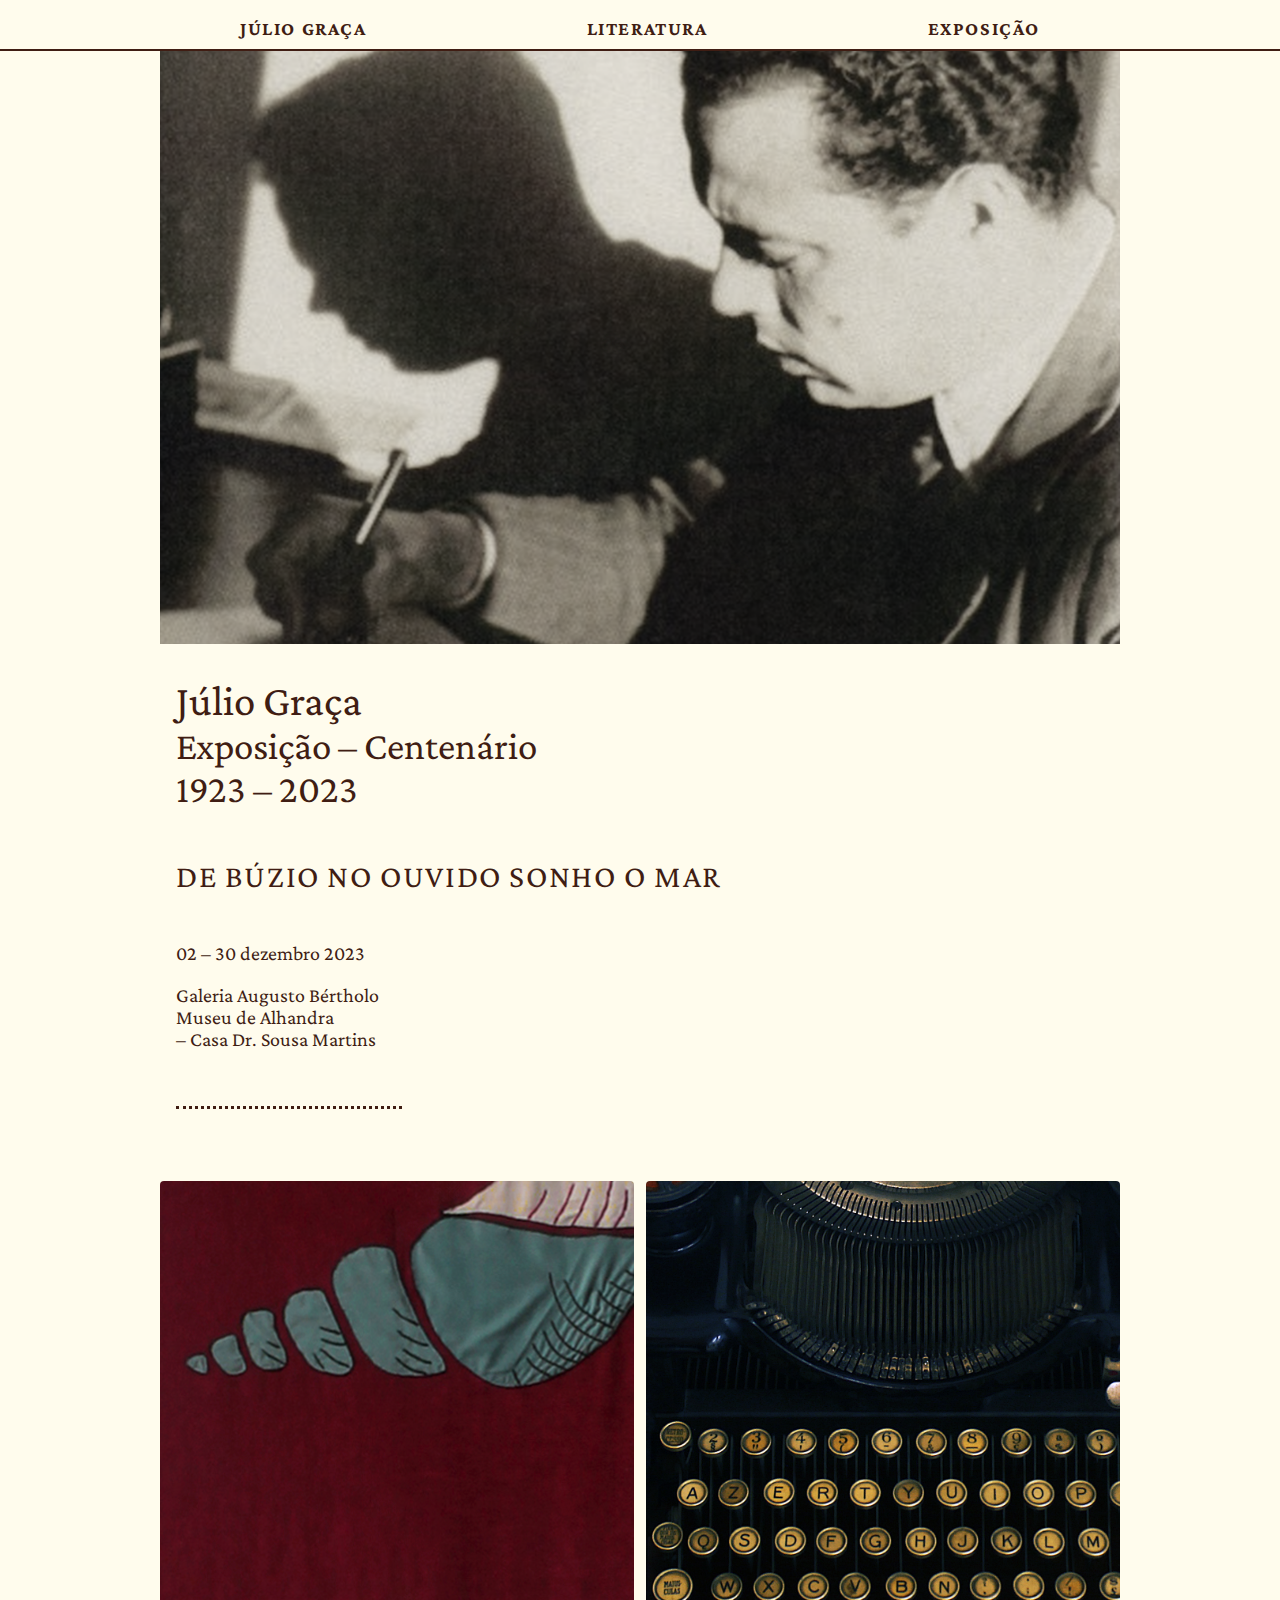
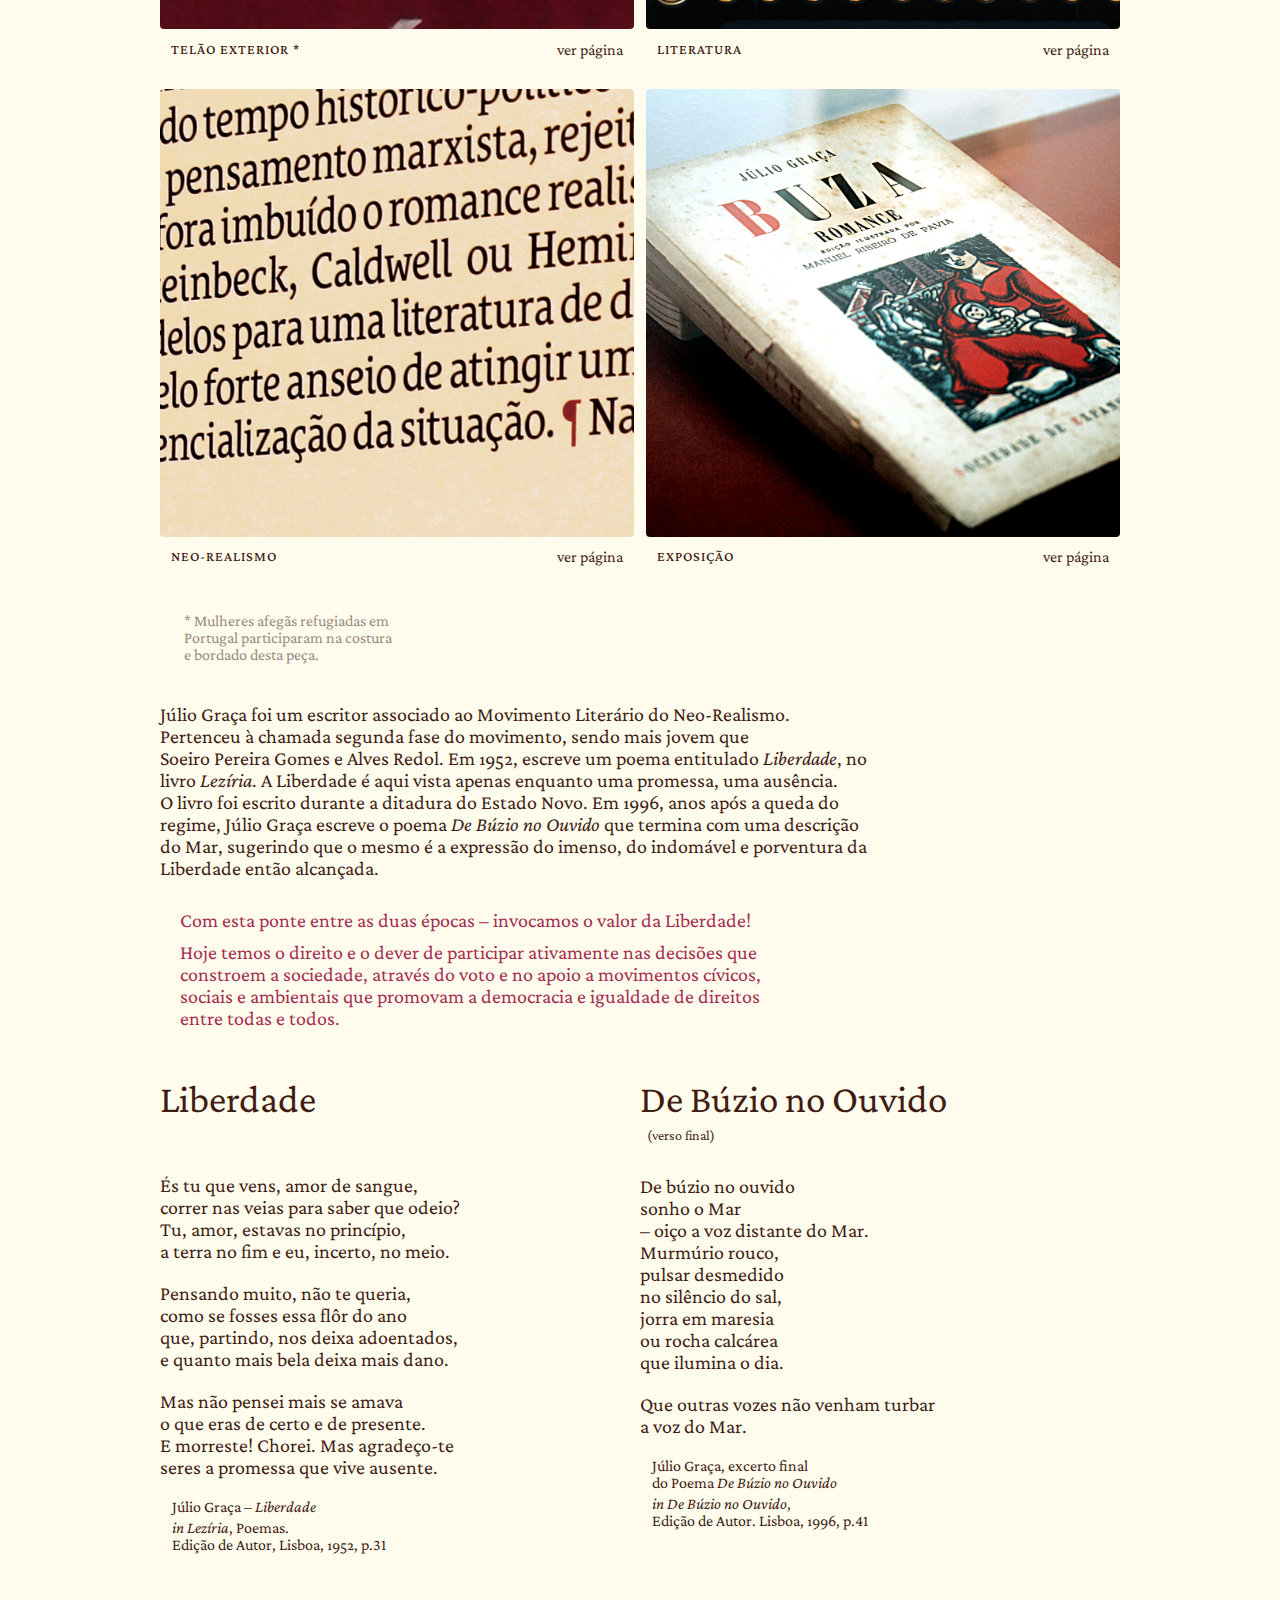
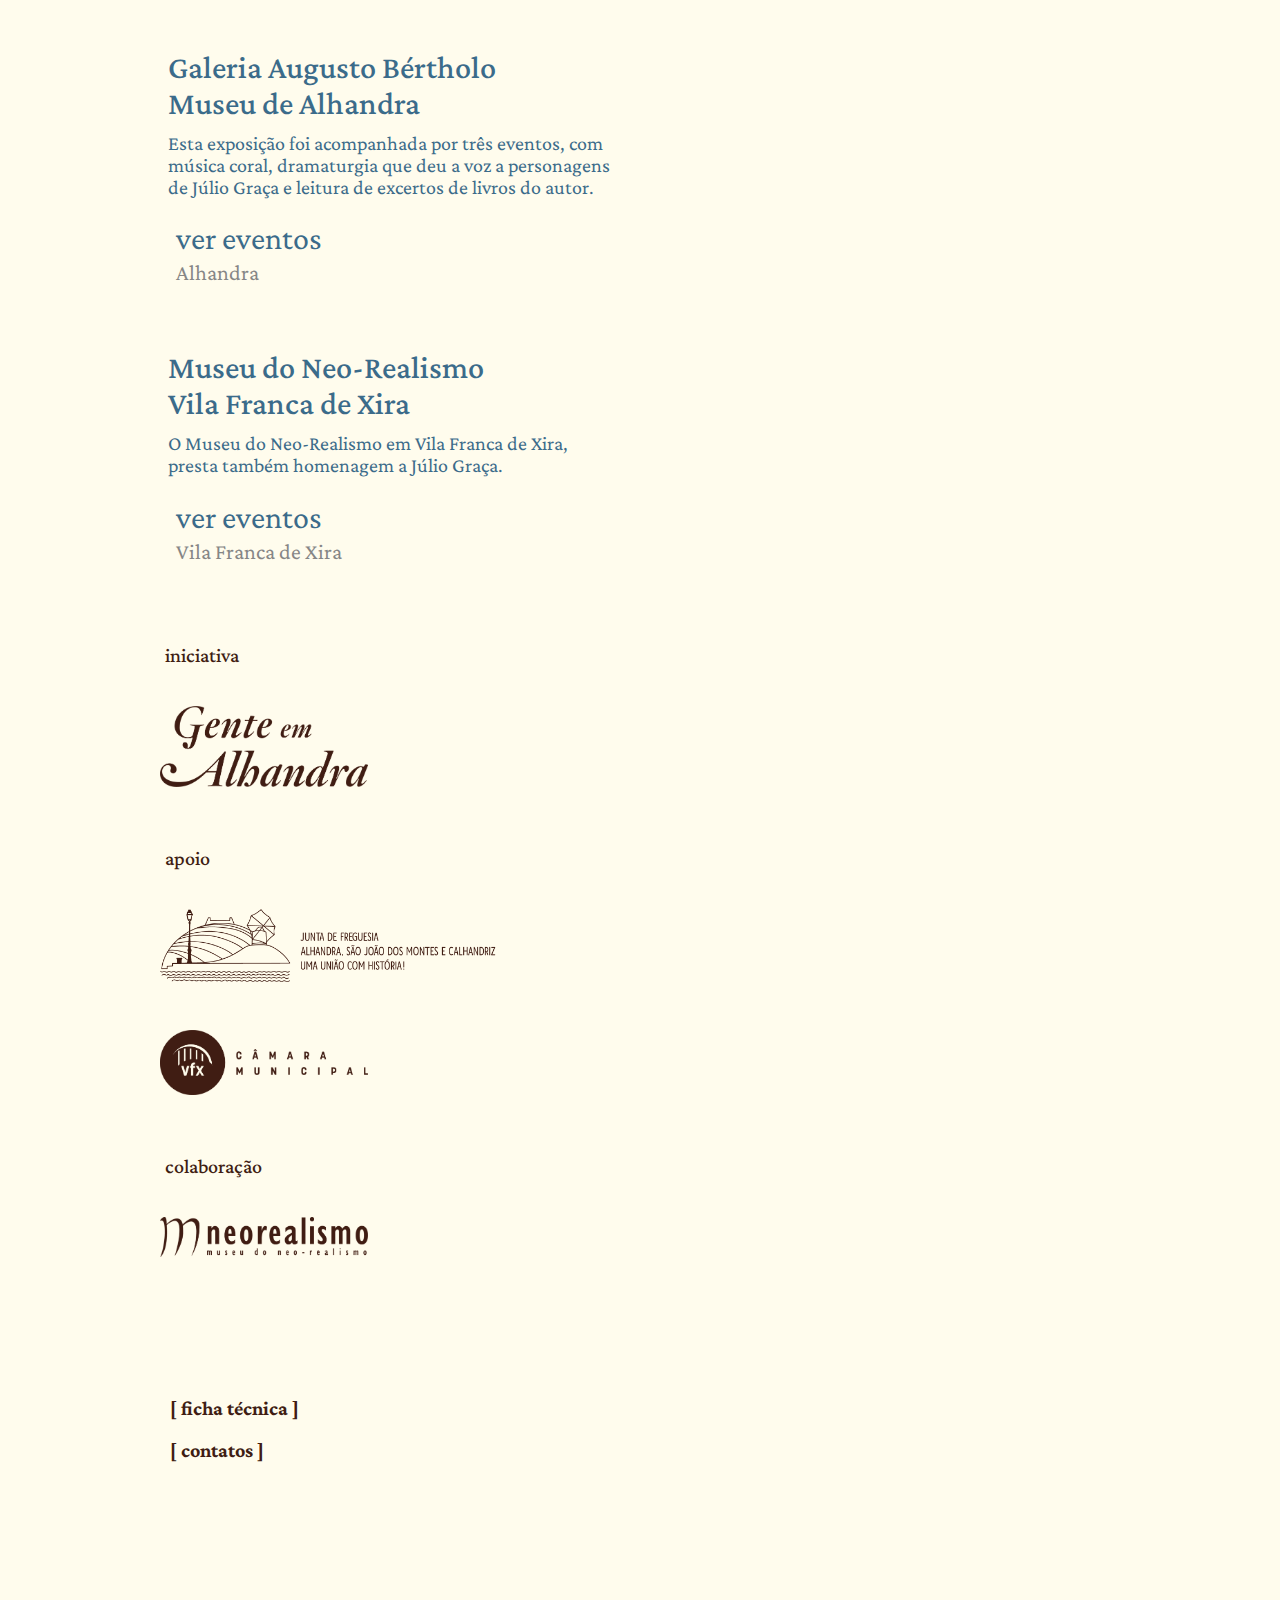
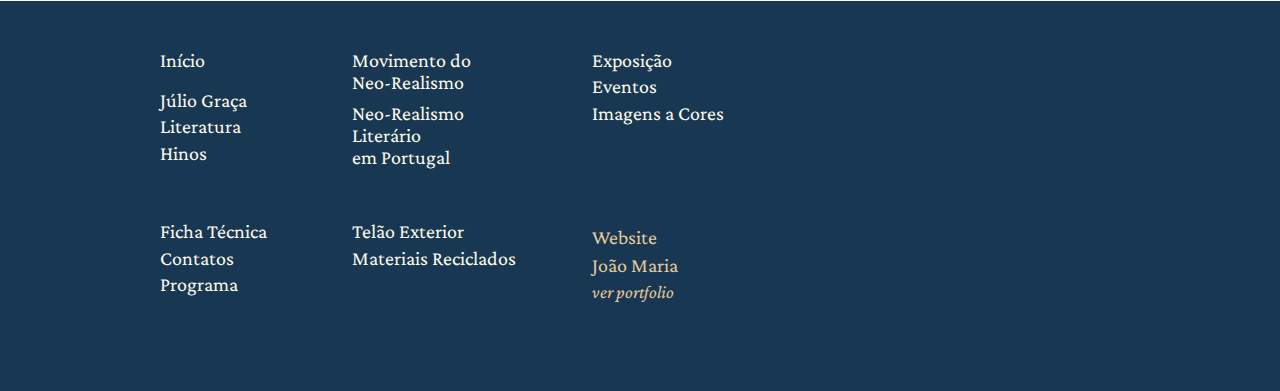
<file: index.html>
<!DOCTYPE html>
<html lang="pt">
  <head>
    <meta charset="UTF-8" />
    <meta name="viewport" content="width=device-width, initial-scale=1.0" />
    <title>Início</title>
    <link rel="stylesheet" href="_css/main.css" />
    <link rel="stylesheet" href="_css/index.css" />
    <link rel="stylesheet" href="_css/footer.css" />
  </head>
  <body>
    <div class="pagina inicio" id="topo">
      <header class="mainHeader">
        <nav class="mainNav">
          <ul class="wrapper_1">
            <li><a href="index.html">Júlio Graça</a></li>
            <li><a href="julio-graca.html#listaObrasLiterarias">Literatura</a></li>
            <li><a href="imagens.html">Exposição</a></li>
          </ul>
        </nav>
      </header>
      <section class="infoInicial">
        <img class="cabecalhoInicio" src="_img/img-index/retrato-escrever.png" alt="Retrato &ndash; Júlio Graça a Escrever" />

        <div class="info wrapper_1">
          <h2>Júlio Graça</h2>
          <h3>Exposição &ndash; Centenário <br />1923 &ndash; 2023</h3>
          <h4 class="uppercase">De Búzio no Ouvido Sonho&nbsp;o&nbsp;Mar</h4>
          <p class="duracao">02 &ndash; 30 dezembro 2023</p>
          <p class="local">
            Galeria Augusto Bértholo <br />
            Museu de Alhandra <br />&ndash; Casa Dr. Sousa Martins
          </p>
          <hr />
        </div>
      </section>
      <div class="imgDestaque wrapper_1">
        <figure class="telao">
          <a href="imagens.html#telaoExterior">
            <img src="_img/img-index/telao-cores-vertical-golden-ratio.png" alt="" />
            <figcaption>
              <p class="termoPrincipal">Telão Exterior <span class="asterisco">&ast;</span></p>
              <p>ver&nbsp;página</p>
            </figcaption>
          </a>
        </figure>
        <p class="contextoTelao"><span class="asterisco">&ast;</span> Mulheres afegãs refugiadas em Portugal participaram na costura e&nbsp;bordado desta&nbsp;peça.</p>

        <figure>
          <a href="julio-graca.html#listaObrasLiterarias">
            <img src="_img/img-index/quad_maquina-escrever-teclas.png" alt="" />
            <figcaption>
              <p class="termoPrincipal">Literatura</p>
              <p>ver&nbsp;página</p>
            </figcaption></a
          >
        </figure>

        <figure>
          <a href="neorealismo.html">
            <img src="_img/img-index/quad_painel-neorealismo-mundo.png" alt="" />
            <figcaption>
              <p class="termoPrincipal">Neo-Realismo</p>
              <p>ver&nbsp;página</p>
            </figcaption></a
          >
        </figure>

        <figure>
          <a href="imagens.html">
            <img src="_img/img-index/quad_vitrine-buza.png" alt="" />
            <figcaption>
              <p class="termoPrincipal">Exposição</p>
              <p>ver&nbsp;página</p>
            </figcaption>
          </a>
        </figure>
      </div>

      <div class="textoApresentacao wrapper_1">
        <p>
          Júlio Graça foi um escritor associado ao Movimento Literário do <span class="noWrap">Neo-Realismo</span>. Pertenceu&nbsp;à chamada <span class="duvida">segunda fase</span> do movimento, sendo mais jovem que Soeiro&nbsp;Pereira&nbsp;Gomes
          e&nbsp;Alves&nbsp;Redol. Em&nbsp;<span class="oldNum">1952</span>, escreve um poema entitulado <em>Liberdade</em>, no livro <em>Lezíria</em>. A&nbsp;Liberdade é aqui vista apenas enquanto uma promessa,
          <span class="noWrap">uma ausência</span>. O&nbsp;livro foi escrito durante a ditadura do Estado Novo. Em <span class="oldNum">1996</span>, anos após a queda do regime, Júlio Graça escreve o poema
          <span class="noWrap"><em>De Búzio no Ouvido</em></span> que termina com uma descrição do Mar, sugerindo que o mesmo é a expressão do imenso, do indomável e porventura da Liberdade então&nbsp;alcançada.
        </p>
        <p class="txtDestaque">Com esta ponte entre as duas épocas &ndash; invocamos&nbsp;o&nbsp;valor&nbsp;da&nbsp;Liberdade!</p>
        <p class="txtDestaque">
          Hoje temos o direito e o dever de participar ativamente nas decisões que constroem&nbsp;a&nbsp;sociedade, através do voto e&nbsp;no apoio a&nbsp;movimentos cívicos, sociais&nbsp;e&nbsp;ambientais que promovam a democracia e&nbsp;igualdade
          de&nbsp;direitos entre todas&nbsp;e&nbsp;todos.
        </p>
      </div>
      <div class="poemas wrapper_1">
        <figure class="poema liberdade">
          <h2>Liberdade</h2>
          <p class="hide">nada</p>
          <div class="poema">
            <p>
              És tu que vens, amor de sangue, <br />
              correr nas veias para saber que odeio? <br />
              Tu, amor, estavas no princípio, <br />
              a terra no fim e eu, incerto, no meio.
            </p>
            <p>
              Pensando muito, não te queria, <br />
              como se fosses essa flôr do ano <br />
              que, partindo, nos deixa adoentados, <br />
              e quanto mais bela deixa mais dano.
            </p>
            <p>
              Mas não pensei mais se amava <br />
              o que eras de certo e de presente. <br />
              E morreste! Chorei. Mas agradeço-te <br />
              seres a promessa que vive ausente.
            </p>
          </div>
          <figcaption class="fs-200">
            <p>Júlio Graça &ndash; <em>Liberdade</em></p>
            <p>
              <em>in Lezíria</em>, Poemas. <br />
              Edição de Autor, Lisboa, <span class="oldNum">1952</span>, p.31
            </p>
          </figcaption>
        </figure>
        <figure class="poema buzio">
          <h2>De Búzio no Ouvido</h2>
          <p class="contexto">(verso final)</p>
          <div class="poema">
            <p>
              De búzio no ouvido <br />
              sonho o Mar <br />
              &ndash; oiço a voz distante do Mar. <br />
              Murmúrio rouco, <br />
              pulsar desmedido <br />
              no silêncio do sal, <br />
              jorra em maresia <br />
              ou rocha calcárea <br />
              que ilumina o dia.
            </p>
            <p>
              Que outras vozes não venham turbar <br />
              a voz do Mar.
            </p>
          </div>
          <figcaption>
            <p>Júlio Graça, excerto final <br />do Poema <em>De Búzio no Ouvido</em></p>
            <p>
              <em>in De Búzio no Ouvido</em>, <br />
              Edição de Autor. Lisboa, <span class="oldNum">1996</span>, p.41
            </p>
          </figcaption>
        </figure>
      </div>
      <div class="programas wrapper_1">
        <div class="programaAlhandra">
          <header class="programa">
            <p>Galeria Augusto Bértholo</p>
            <p>Museu de Alhandra</p>
          </header>
          <p>Esta exposição foi acompanhada por&nbsp;três eventos, com música coral, dramaturgia que deu a voz a&nbsp;personagens de Júlio Graça e&nbsp;leitura de excertos de&nbsp;livros <span class="noWrap">do autor.</span></p>
          <a href="imagens.html#eventos">ver eventos</a>
          <p>Alhandra</p>
        </div>
        <div class="programaVfx">
          <header class="programa">
            <p>Museu do Neo-Realismo</p>
            <p>Vila Franca de Xira</p>
          </header>
          <p>O Museu do Neo-Realismo em Vila Franca de&nbsp;Xira, presta também homenagem <span class="noWrap">a Júlio Graça.</span></p>
          <a class="homenagemVfx" href="mnrvfx.html">ver eventos </a>
          <p>Vila Franca de Xira</p>
        </div>
      </div>
      <div class="logosLinks wrapper_1">
        <h2>iniciativa</h2>
        <img src="_img/logotipos/logo_castanho_genteAlhandra.png" alt="" />
        <h2>apoio</h2>
        <img src="_img/logotipos/logo_castanho_uniaoFreguesias.png" alt="" class="uniaoFreguesias" />
        <img src="_img/logotipos/logo_castanho_CMVilaFrancaXira.png" alt="" />
        <h2>colaboração</h2>
        <img src="_img/logotipos/logo_castanho_museuNeorealismo.png" alt="" />
        <a class="fichaTecnica linkFimDePagina" href="informacao.html">[ ficha técnica ]</a>
        <a class="contatos linkFimDePagina" href="informacao.html#contatos">[ contatos ]</a>
      </div>
      <footer>
        <div class="wrapper_1">
          <div class="julioGraca">
            <h2>Júlio Graça</h2>
            <ul>
              <li class="inicio"><a href="index.html">Início</a></li>
              <li><a href="julio-graca.html#autor">Júlio Graça</a></li>
              <li><a href="julio-graca.html#listaObrasLiterarias">Literatura</a></li>
              <li><a href="julio-graca.html#hino-euterpe">Hinos</a></li>
            </ul>
          </div>
          <div class="neorealismo">
            <h2>Neo-Realismo</h2>
            <ul>
              <li class="neoRealismoMundo">
                <a href="neorealismo.html#neorealismoMundo">Movimento do <br />Neo&#x2011;Realismo</a>
              </li>
              <li class="neoRealismo_PT">
                <a href="neorealismo.html#neorealismoPortugal">Neo&#x2011;Realismo <br />Literário<br />em Portugal</a>
              </li>
            </ul>
          </div>
          <div class="imagens">
            <h2>Imagens</h2>
            <ul>
              <li><a href="imagens.html#exposicao">Exposição</a></li>
              <li><a href="imagens.html#eventos">Eventos</a></li>
              <li><a href="imagens.html#imagens-cores">Imagens a Cores</a></li>
            </ul>
          </div>
          <div class="informacao">
            <h2>Informação – 1</h2>
            <ul>
              <li class="fichaTecnica"><a href="informacao.html">Ficha Técnica</a></li>
              <li><a href="informacao.html#contatos">Contatos</a></li>
              <li><a href="informacao.html#programa">Programa</a></li>
            </ul>
          </div>

          <div class="informacao">
            <h2>Informação – 2</h2>
            <ul>
              <li><a href="imagens.html#telaoExterior">Telão Exterior</a></li>
              <li><a href="imagens.html#folhaSala">Materiais Reciclados</a></li>
            </ul>
          </div>

          <a class="creditosWebsite" href="https://joaomaria.weebly.com" target="blank">
            <h2>Website</h2>
            <p class="nome">Website <br />João Maria</p>
            <p class="portfolio">ver portfolio</p>
          </a>
        </div>
      </footer>
    </div>
  </body>
</html>
</file>
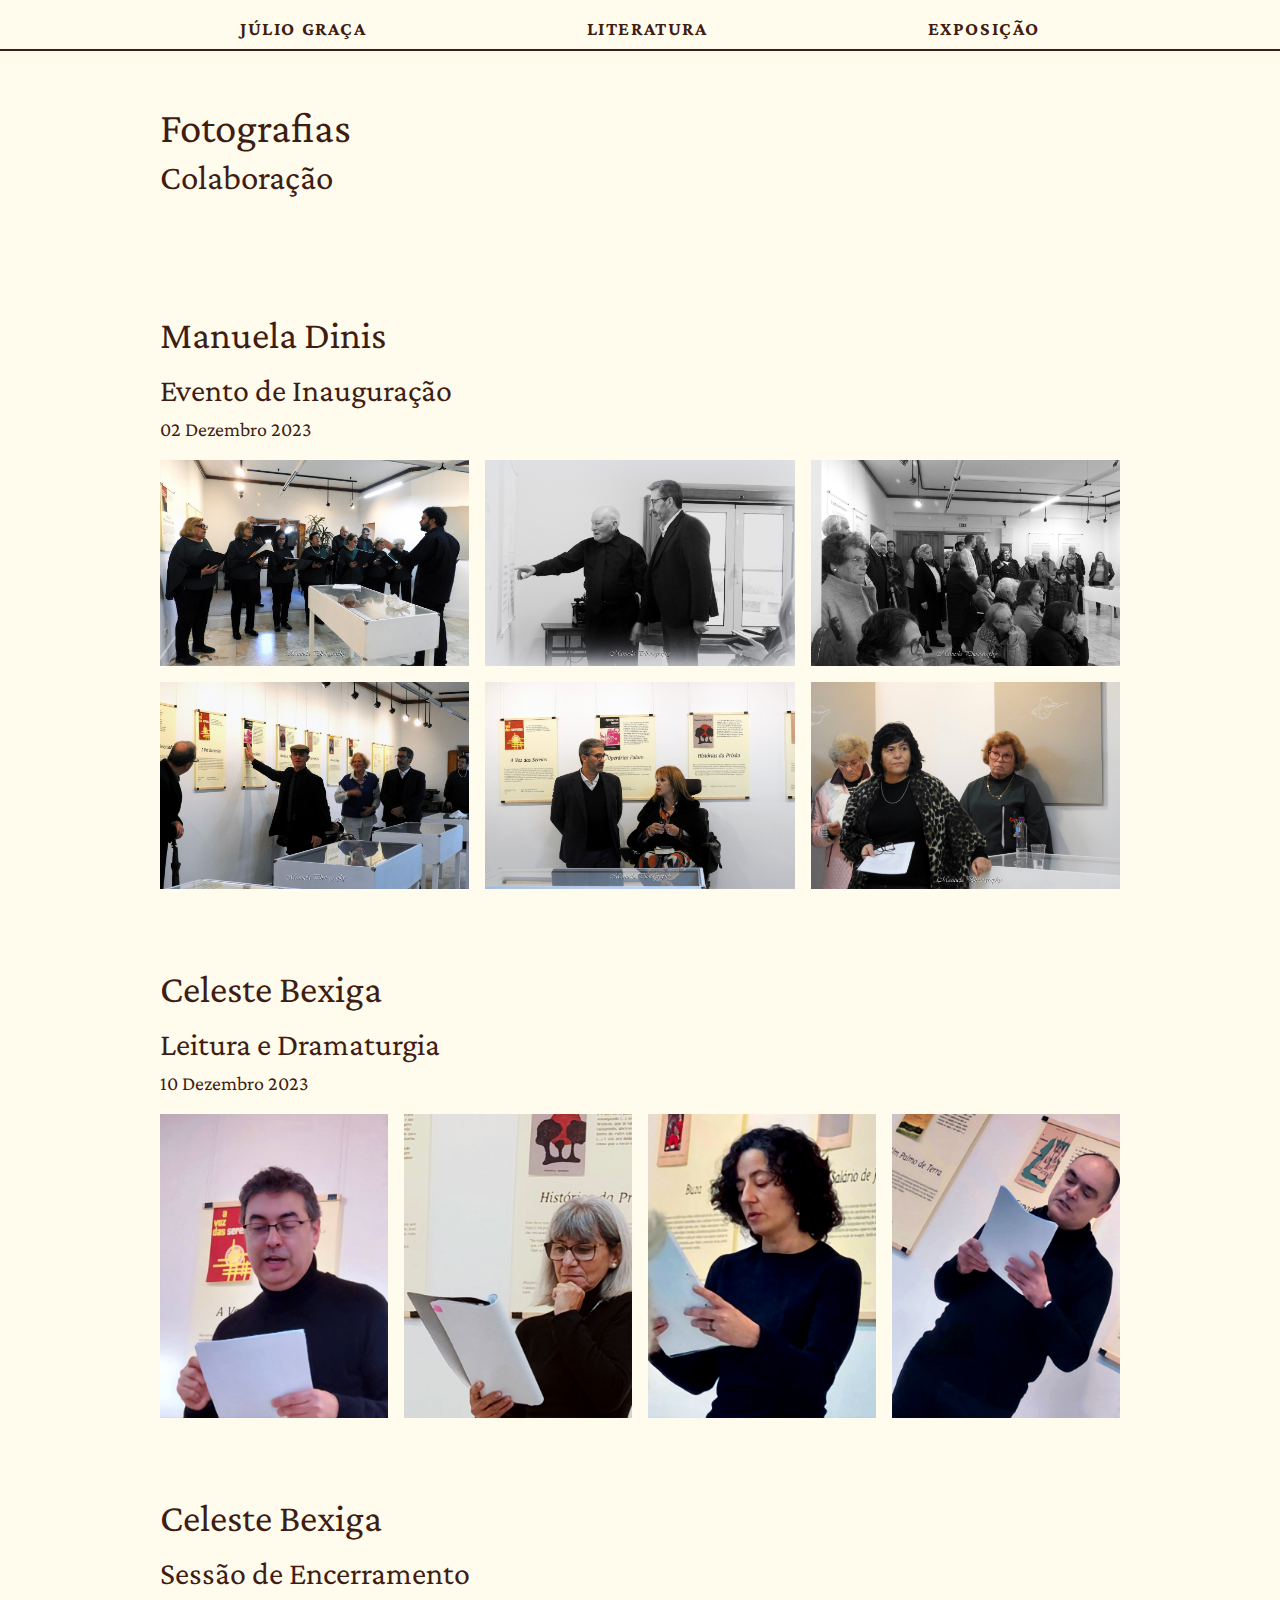
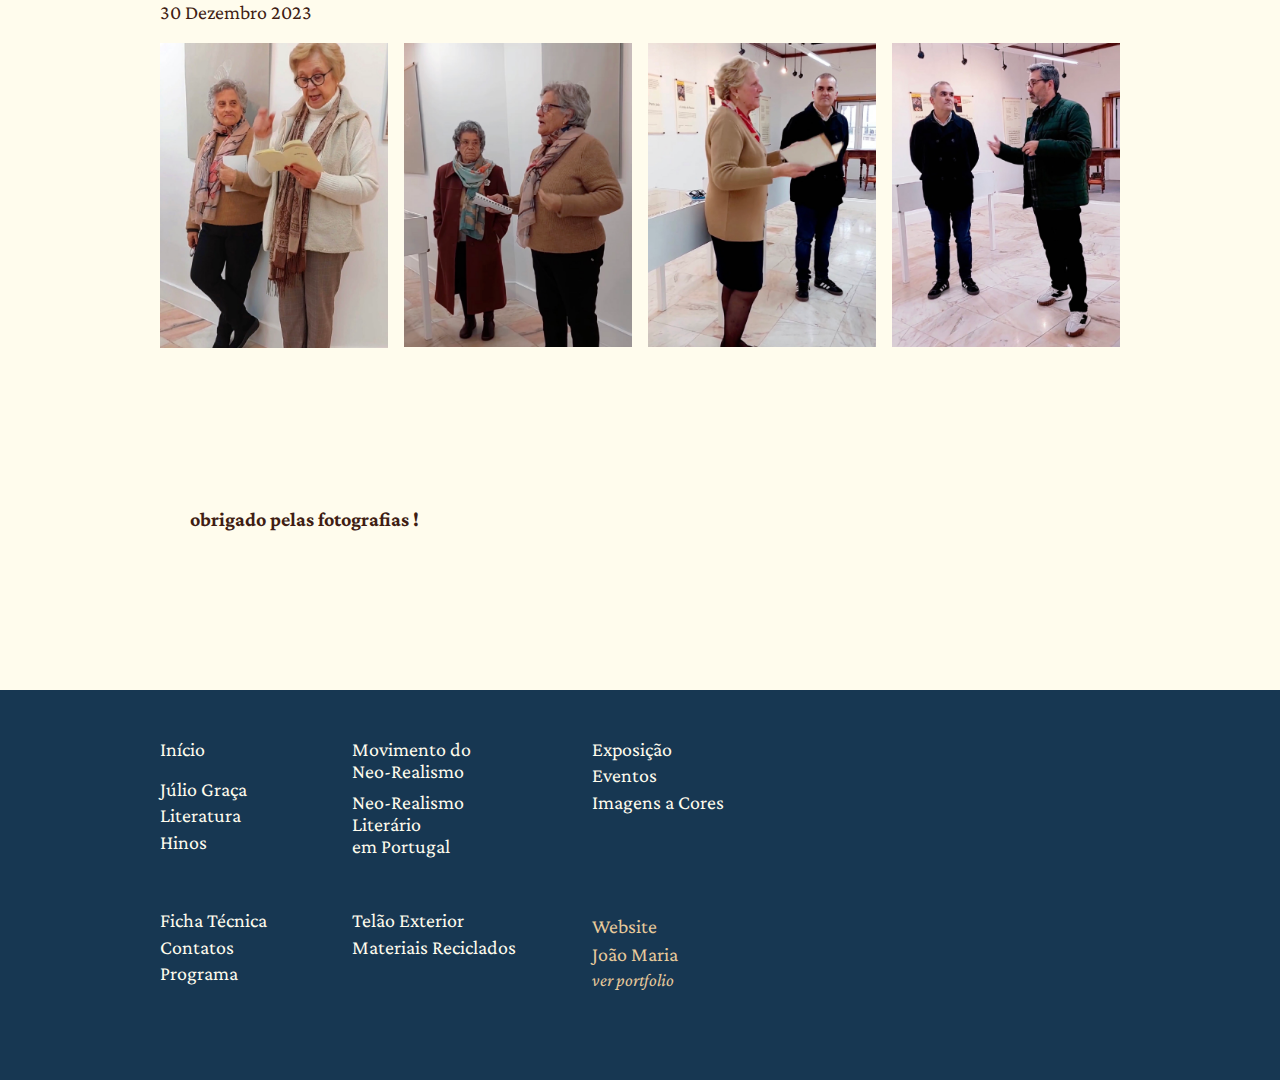
<file: fotografias-colaboracao.html>
<!DOCTYPE html>
<html lang="pt">
  <head>
    <meta charset="UTF-8" />
    <meta name="viewport" content="width=device-width, initial-scale=1.0" />
    <title>Fotografias</title>
    <link rel="stylesheet" href="_css/main.css" />
    <link rel="stylesheet" href="_css/fotos-colab.css" />
    <link rel="stylesheet" href="_css/footer.css" />
  </head>
  <body>
    <div class="pagina fotos-colab">
      <header class="mainHeader">
        <nav class="mainNav">
          <ul class="wrapper_1">
            <li><a href="index.html">Júlio Graça</a></li>
            <li><a href="julio-graca.html#listaObrasLiterarias">Literatura</a></li>
            <li><a href="imagens.html">Exposição</a></li>
          </ul>
        </nav>
      </header>
      <div class="wrapper_1">
        <h2>Fotografias <span class="contexto">Colaboração</span></h2>
        <h3 id="menuela-dinis">Manuela Dinis</h3>
        <h4>Evento de Inauguração</h4>
        <p class="data">02 Dezembro 2023</p>
        <div class="img">
          <img src="_img/fotos-colab/manuela-dinis/inauguracao/manuela-dinis-evento-02-dez-inaug-01.jpg" />
          <img src="_img/fotos-colab/manuela-dinis/inauguracao/manuela-dinis-evento-02-dez-inaug-02.jpg" />
          <img src="_img/fotos-colab/manuela-dinis/inauguracao/manuela-dinis-evento-02-dez-inaug-03.jpg" />
          <img src="_img/fotos-colab/manuela-dinis/inauguracao/manuela-dinis-evento-02-dez-inaug-04.jpg" />
          <img src="_img/fotos-colab/manuela-dinis/inauguracao/manuela-dinis-evento-02-dez-inaug-05.jpg" />
          <img src="_img/fotos-colab/manuela-dinis/inauguracao/manuela-dinis-evento-02-dez-inaug-06.jpg" />
        </div>
        <h3 class="celesteBexiga" id="celeste-bexiga">Celeste Bexiga</h3>
        <h4>Leitura e Dramaturgia</h4>
        <p class="data">10 Dezembro 2023</p>
        <div class="img celeste">
          <img src="_img/fotos-colab/celeste-bexiga/leituras/celeste-bexiga-evento-10-dez-leituras-01.jpg" />
          <img src="_img/fotos-colab/celeste-bexiga/leituras/celeste-bexiga-evento-10-dez-leituras-02.jpg" />
          <img src="_img/fotos-colab/celeste-bexiga/leituras/celeste-bexiga-evento-10-dez-leituras-03.jpg" />
          <img src="_img/fotos-colab/celeste-bexiga/leituras/celeste-bexiga-evento-10-dez-leituras-04.jpg" />
        </div>
        <h3 class="celesteBexiga">Celeste Bexiga</h3>
        <h4 class="encerramento">Sessão de Encerramento</h4>
        <p class="data">30 Dezembro 2023</p>
        <div class="img celeste">
          <img src="_img/fotos-colab/celeste-bexiga/encerramento/celeste-bexiga-evento-30-dez-encerramento-01.jpg" />
          <img src="_img/fotos-colab/celeste-bexiga/encerramento/celeste-bexiga-evento-30-dez-encerramento-02.jpg" />
          <img src="_img/fotos-colab/celeste-bexiga/encerramento/celeste-bexiga-evento-30-dez-encerramento-03.jpg" />
          <img src="_img/fotos-colab/celeste-bexiga/encerramento/celeste-bexiga-evento-30-dez-encerramento-04.jpg" />
        </div>
        <p class="agradecimento">obrigado pelas fotografias !</p>
      </div>
      <footer>
        <div class="wrapper_1">
          <div class="julioGraca">
            <h2>Júlio Graça</h2>
            <ul>
              <li class="inicio"><a href="index.html">Início</a></li>
              <li><a href="julio-graca.html#autor">Júlio Graça</a></li>
              <li><a href="julio-graca.html#listaObrasLiterarias">Literatura</a></li>
              <li><a href="julio-graca.html#hino-euterpe">Hinos</a></li>
            </ul>
          </div>
          <div class="neorealismo">
            <h2>Neo-Realismo</h2>
            <ul>
              <li class="neoRealismoMundo">
                <a href="neorealismo.html#neorealismoMundo">Movimento do <br />Neo&#x2011;Realismo</a>
              </li>
              <li class="neoRealismo_PT">
                <a href="neorealismo.html#neorealismoPortugal">Neo&#x2011;Realismo <br />Literário<br />em Portugal</a>
              </li>
            </ul>
          </div>
          <div class="imagens">
            <h2>Imagens</h2>
            <ul>
              <li><a href="imagens.html#exposicao">Exposição</a></li>
              <li><a href="imagens.html#eventos">Eventos</a></li>
              <li><a href="imagens.html#imagens-cores">Imagens a Cores</a></li>
            </ul>
          </div>
          <div class="informacao">
            <h2>Informação – 1</h2>
            <ul>
              <li class="fichaTecnica"><a href="informacao.html">Ficha Técnica</a></li>
              <li><a href="informacao.html#contatos">Contatos</a></li>
              <li><a href="informacao.html#programa">Programa</a></li>
            </ul>
          </div>

          <div class="informacao">
            <h2>Informação – 2</h2>
            <ul>
              <li><a href="imagens.html#telaoExterior">Telão Exterior</a></li>
              <li><a href="imagens.html#folhaSala">Materiais Reciclados</a></li>
            </ul>
          </div>

          <a class="creditosWebsite" href="https://joaomaria.weebly.com" target="blank">
            <h2>Website</h2>
            <p class="nome">Website <br />João Maria</p>
            <p class="portfolio">ver portfolio</p>
          </a>
        </div>
      </footer>
    </div>
  </body>
</html>
</file>
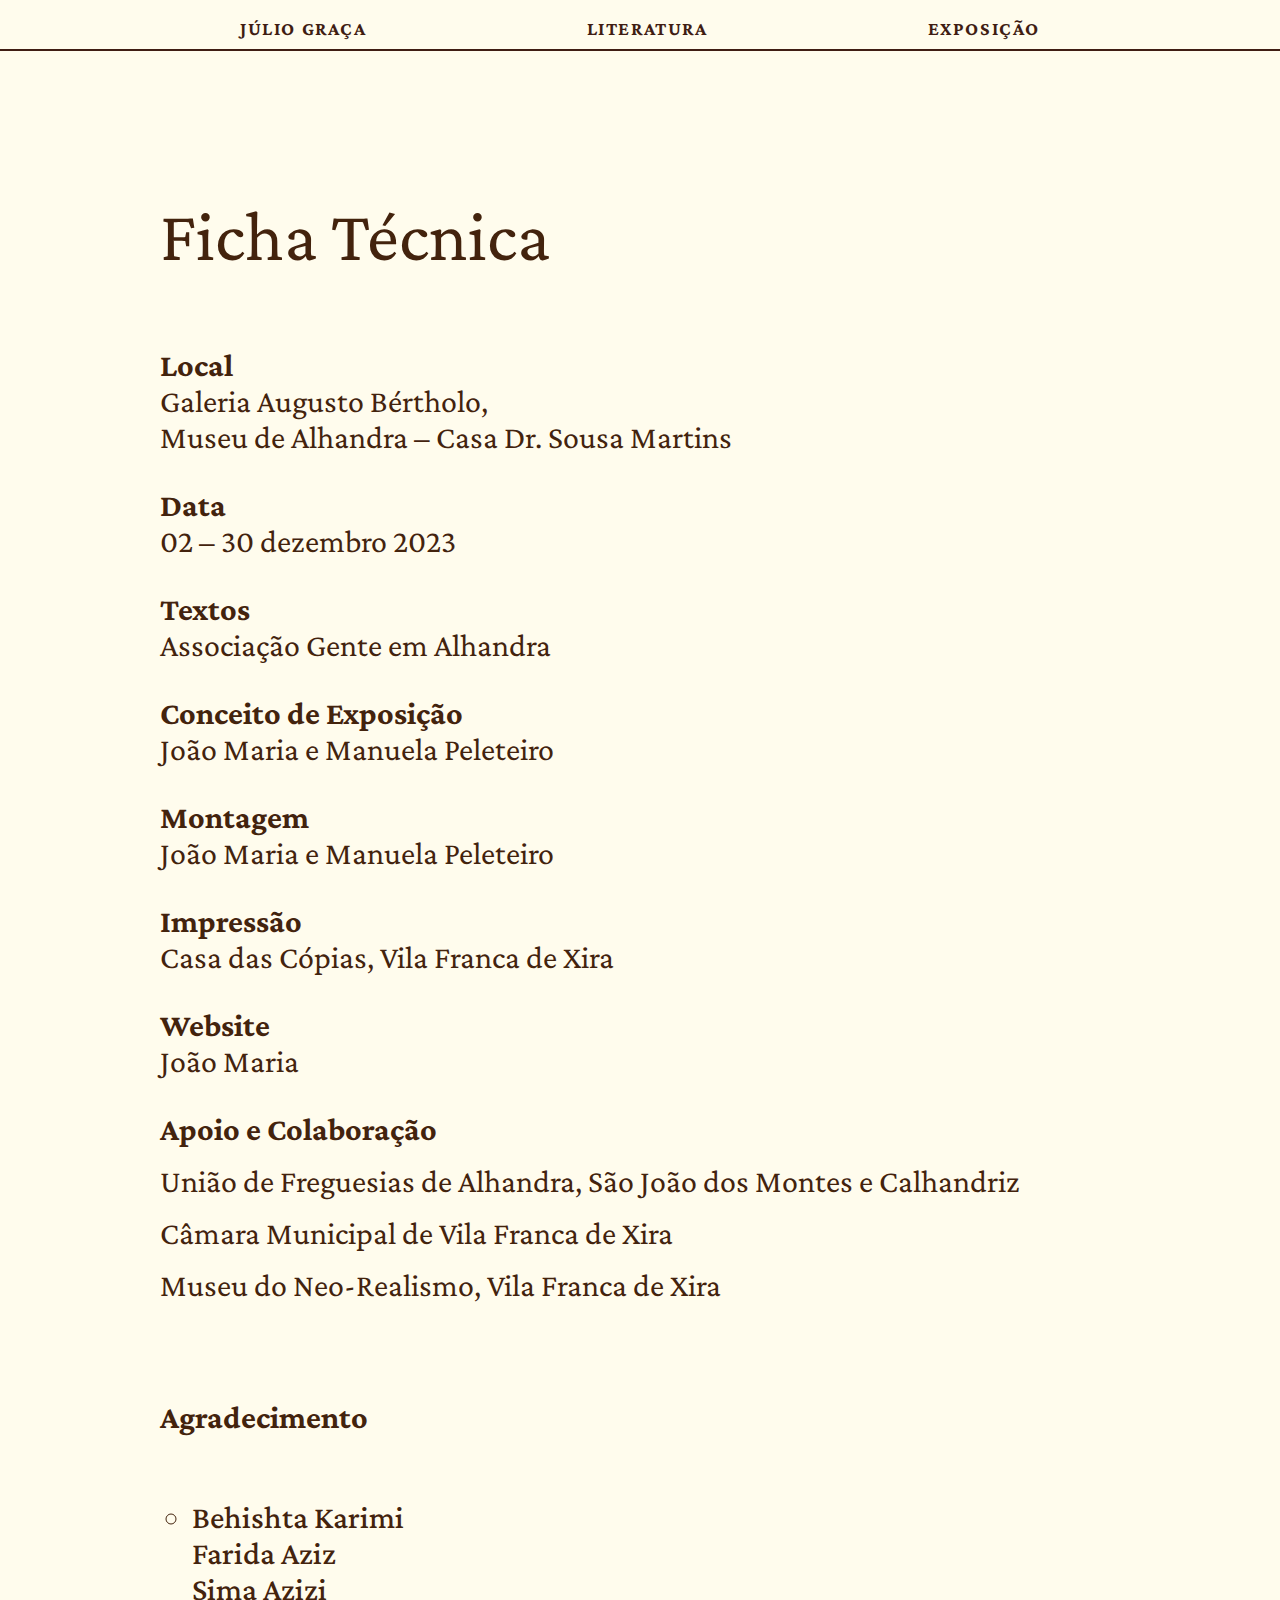
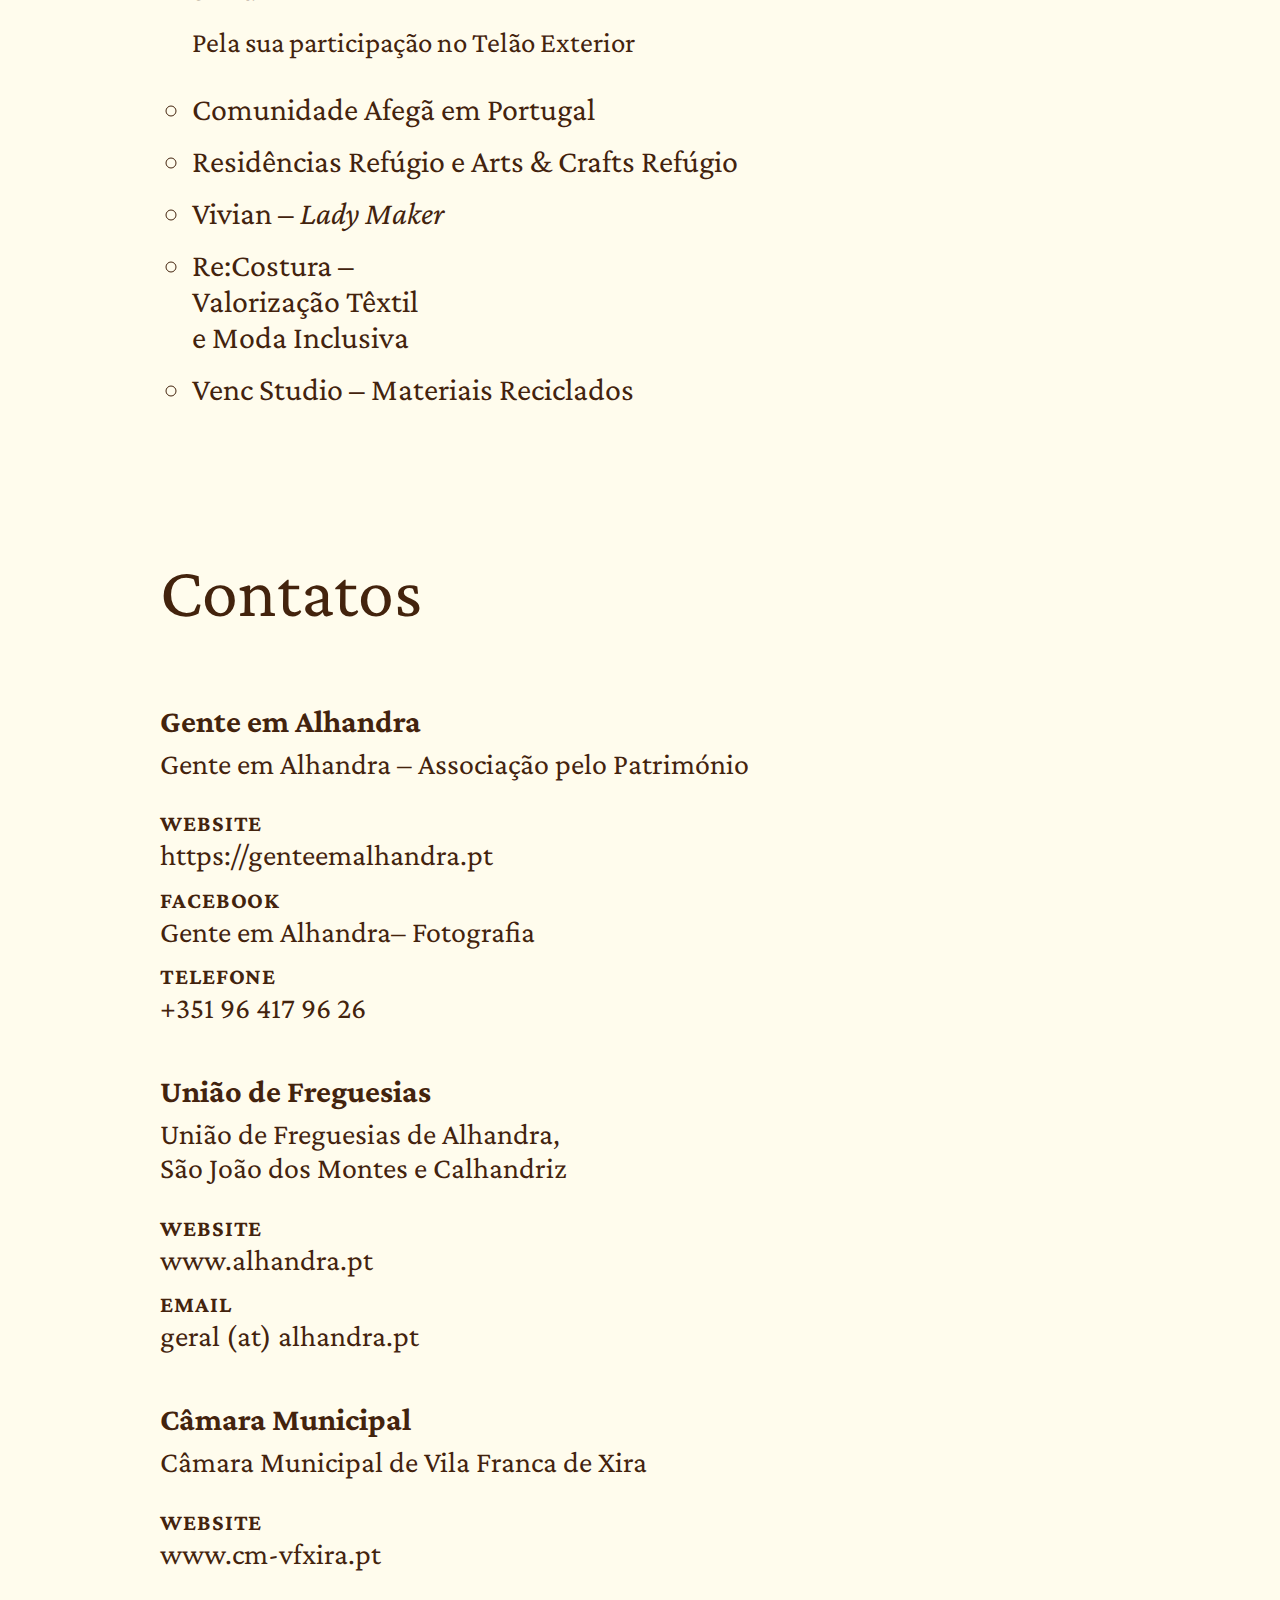
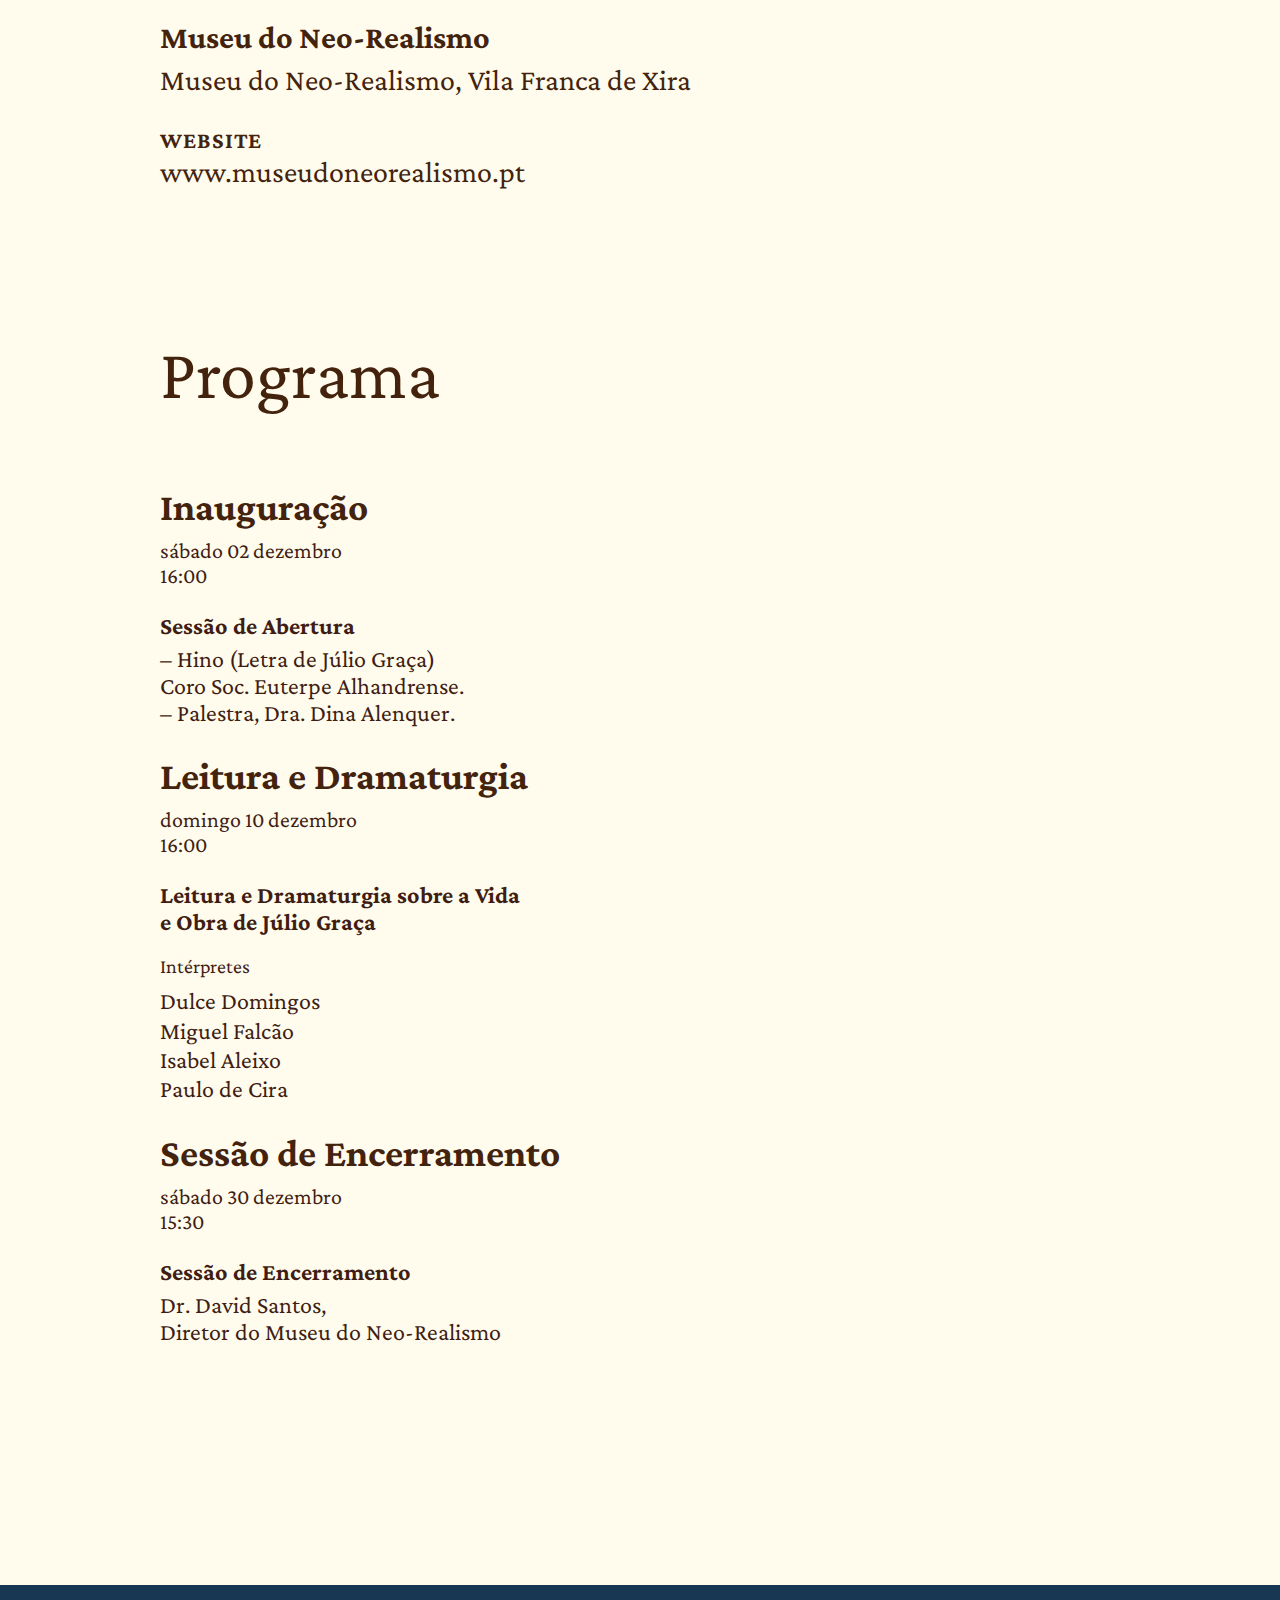
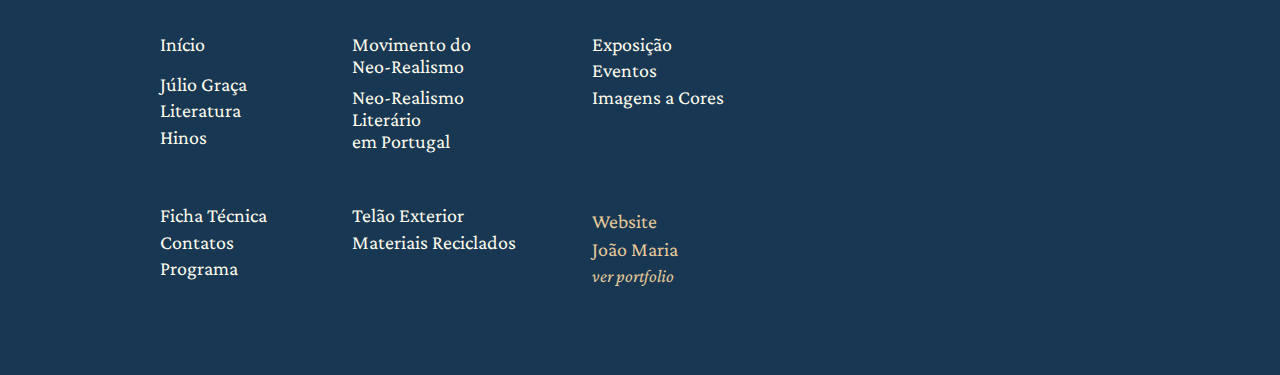
<file: informacao.html>
<!DOCTYPE html>
<html lang="pt">
  <head>
    <meta charset="UTF-8" />
    <meta name="viewport" content="width=device-width, initial-scale=1.0" />
    <title>Informação</title>
    <link rel="stylesheet" href="_css/main.css" />
    <link rel="stylesheet" href="_css/informacao.css" />
    <link rel="stylesheet" href="_css/info.css" />
    <link rel="stylesheet" href="_css/footer.css" />
  </head>
  <body>
    <div class="pagina informacao">
      <header class="mainHeader">
        <nav class="mainNav">
          <ul class="wrapper_1">
            <li><a href="index.html">Júlio Graça</a></li>
            <li><a href="julio-graca.html#listaObrasLiterarias">Literatura</a></li>
            <li><a href="imagens.html">Exposição</a></li>
          </ul>
        </nav>
      </header>
      <div class="wrapper_1">
        <div class="fichaTecnica" id="fichaTecnica">
          <h2 class="fichaTecnica">Ficha Técnica</h2>
          <dl>
            <dt>Local</dt>
            <dd>Galeria Augusto Bértholo,<br />Museu de Alhandra <span class="noWrap">&ndash; Casa Dr. Sousa Martins</span></dd>
            <dt>Data</dt>
            <dd>02 &ndash; 30 dezembro&nbsp;2023</dd>
            <dt>Textos</dt>
            <dd>Associação <span class="noWrap">Gente em Alhandra</span></dd>
            <dt>Conceito de Exposição</dt>
            <dd>João Maria e Manuela&nbsp;Peleteiro</dd>
            <dt>Montagem</dt>
            <dd>João Maria e Manuela&nbsp;Peleteiro</dd>
            <dt>Impressão</dt>
            <dd>Casa das Cópias, <span class="noWrap">Vila Franca de Xira</span></dd>
            <dt>Website</dt>
            <dd>João Maria</dd>
            <dt class="apoioColaboracao">Apoio e Colaboração</dt>
            <dd>União de Freguesias de Alhandra, <span class="noWrap">São João dos Montes e Calhandriz</span></dd>
            <dd>Câmara Municipal de <span class="noWrap">Vila Franca de Xira</span></dd>
            <dd>Museu do Neo-Realismo, <span class="noWrap">Vila Franca de Xira</span></dd>
            <dt class="agradecimento" id="agradecimento">Agradecimento</dt>
            <dl class="participantesTelao">
              <dt class="ponto">Behishta Karimi<br />Farida Aziz<br />Sima Azizi</dt>
              <dd class="ponto hidden">
                <a href="imagens.html#telaoExterior">Pela sua participação <span class="noWrap">no Telão Exterior</span></a>
              </dd>
            </dl>

            <dd class="ponto">
              <a href="https://acaep.pt/about-us.php" target="blank">Comunidade <span class="noWrap">Afegã em Portugal</span></a>
            </dd>
            <dd class="ponto">
              <a href="https://residenciasrefugio.pt/" target="blank">Residências Refúgio</a> <span class="noWrap">e <a href="https://residenciasrefugio.pt/art-craft" target="_blank">Arts &amp; Crafts Refúgio</a></span>
            </dd>
            <dd class="ponto vivian">
              <a href="https://www.instagram.com/vivian_hmd" target="blank"
                >Vivian &ndash; <span class="noWrap"><em>Lady Maker</em></span></a
              >
            </dd>
            <dd class="ponto recostura">
              <a href="https://recostura.com/" target="blank"
                >Re:Costura &ndash;<br />
                <span class="extra noWrap">Valorização Têxtil</span><br />
                <span class="extra noWrap">e Moda Inclusiva</span></a
              >
            </dd>
            <dd class="ponto venc">
              <a href="https://www.instagram.com/vencstudio/" target="blank">Venc Studio &ndash; <span class="noWrap">Materiais Reciclados</span></a>
            </dd>
          </dl>
        </div>
        <div class="contatos" id="contatos">
          <h2>Contatos</h2>

          <dl>
            <dt class="genteEmAlhandra">Gente em Alhandra</dt>
            <dd class="info">Gente em Alhandra &ndash; <span class="noWrap">Associação pelo Património</span></dd>
            <dd class="contato"><span class="termo">Website</span> https://genteemalhandra.pt</dd>
            <dd class="contato"><span class="termo">Facebook</span><span class="noWrap">Gente em Alhandra</span>&ndash; Fotografia</dd>
            <dd class="contato email"><span class="termo">Telefone</span>+351 96 417 96 26</dd>

            <dt class="uniaoFreguesias">União de Freguesias</dt>
            <dd class="info">União de Freguesias de Alhandra, <span class="noWrap">São João dos Montes e Calhandriz</span></dd>
            <dd class="contato"><span class="termo">Website</span>www.alhandra.pt</dd>
            <dd class="contato"><span class="termo">Email</span>geral (at) alhandra<span class="hidden">cena</span>.pt</dd>

            <dt>Câmara Municipal</dt>
            <dd class="info">Câmara Municipal de <span class="noWrap">Vila Franca de Xira</span></dd>
            <dd class="contato"><span class="termo">Website</span>www.cm-vfxira.pt</dd>

            <dt>Museu do Neo-Realismo</dt>
            <dd class="info">Museu do Neo-Realismo, <span class="noWrap">Vila Franca de Xira</span></dd>
            <dd class="contato"><span class="termo">Website</span>www.museudoneorealismo.pt</dd>
          </dl>
        </div>
        <div class="programa" id="programa">
          <h2>Programa</h2>
          <h3>Inauguração</h3>
          <ul class="doisDezembro">
            <li class="entrada">sábado <span>02</span> dezembro</li>
            <li class="horas">16:00</li>
            <li class="conteudos">
              <ul>
                <li class="titulo">Sessão de Abertura</li>
                <li>&ndash; Hino (Letra de Júlio Graça)</li>
                <li>Coro Soc. Euterpe Alhandrense.</li>
                <li>&ndash; Palestra, <span class="noWrap">Dra. Dina Alenquer.</span></li>
              </ul>
            </li>
          </ul>
          <h3>Leitura e Dramaturgia</h3>
          <ul class="dezDezembro">
            <li class="entrada">domingo <span>10</span> dezembro</li>
            <li class="horas">16:00</li>
            <li class="conteudos">
              <ul>
                <li class="titulo leitura">Leitura e Dramaturgia sobre a&nbsp;Vida e Obra de Júlio&nbsp;Graça</li>
                <li class="interpretes">
                  <p>Intérpretes</p>
                  <ul class="interpretes">
                    <li>Dulce Domingos</li>
                    <li>Miguel Falcão</li>
                    <li>Isabel Aleixo</li>
                    <li>Paulo de Cira</li>
                  </ul>
                </li>
              </ul>
            </li>
          </ul>
          <h3>Sessão de Encerramento</h3>
          <ul class="trintaDezembro">
            <li class="entrada">sábado <span>30</span> dezembro</li>
            <li class="horas">15:30</li>
            <li class="conteudos">
              <ul>
                <li class="titulo">Sessão de Encerramento</li>
                <li>
                  Dr. David Santos,<br />
                  Diretor do Museu <span class="noWrap">do Neo-Realismo</span>
                </li>
              </ul>
            </li>
          </ul>
        </div>
      </div>
      <footer>
        <div class="wrapper_1">
          <div class="julioGraca">
            <h2>Júlio Graça</h2>
            <ul>
              <li class="inicio"><a href="index.html">Início</a></li>
              <li><a href="julio-graca.html#autor">Júlio Graça</a></li>
              <li><a href="julio-graca.html#listaObrasLiterarias">Literatura</a></li>
              <li><a href="julio-graca.html#hino-euterpe">Hinos</a></li>
            </ul>
          </div>
          <div class="neorealismo">
            <h2>Neo-Realismo</h2>
            <ul>
              <li class="neoRealismoMundo">
                <a href="neorealismo.html#neorealismoMundo">Movimento do <br />Neo&#x2011;Realismo</a>
              </li>
              <li class="neoRealismo_PT">
                <a href="neorealismo.html#neorealismoPortugal">Neo&#x2011;Realismo <br />Literário<br />em Portugal</a>
              </li>
            </ul>
          </div>
          <div class="imagens">
            <h2>Imagens</h2>
            <ul>
              <li><a href="imagens.html#exposicao">Exposição</a></li>
              <li><a href="imagens.html#eventos">Eventos</a></li>
              <li><a href="imagens.html#imagens-cores">Imagens a Cores</a></li>
            </ul>
          </div>
          <div class="informacao">
            <h2>Informação – 1</h2>
            <ul>
              <li class="fichaTecnica"><a href="informacao.html">Ficha Técnica</a></li>
              <li><a href="informacao.html#contatos">Contatos</a></li>
              <li><a href="informacao.html#programa">Programa</a></li>
            </ul>
          </div>

          <div class="informacao">
            <h2>Informação – 2</h2>
            <ul>
              <li><a href="imagens.html#telaoExterior">Telão Exterior</a></li>
              <li><a href="imagens.html#folhaSala">Materiais Reciclados</a></li>
            </ul>
          </div>

          <a class="creditosWebsite" href="https://joaomaria.weebly.com" target="blank">
            <h2>Website</h2>
            <p class="nome">Website <br />João Maria</p>
            <p class="portfolio">ver portfolio</p>
          </a>
        </div>
      </footer>
    </div>
  </body>
</html>
</file>
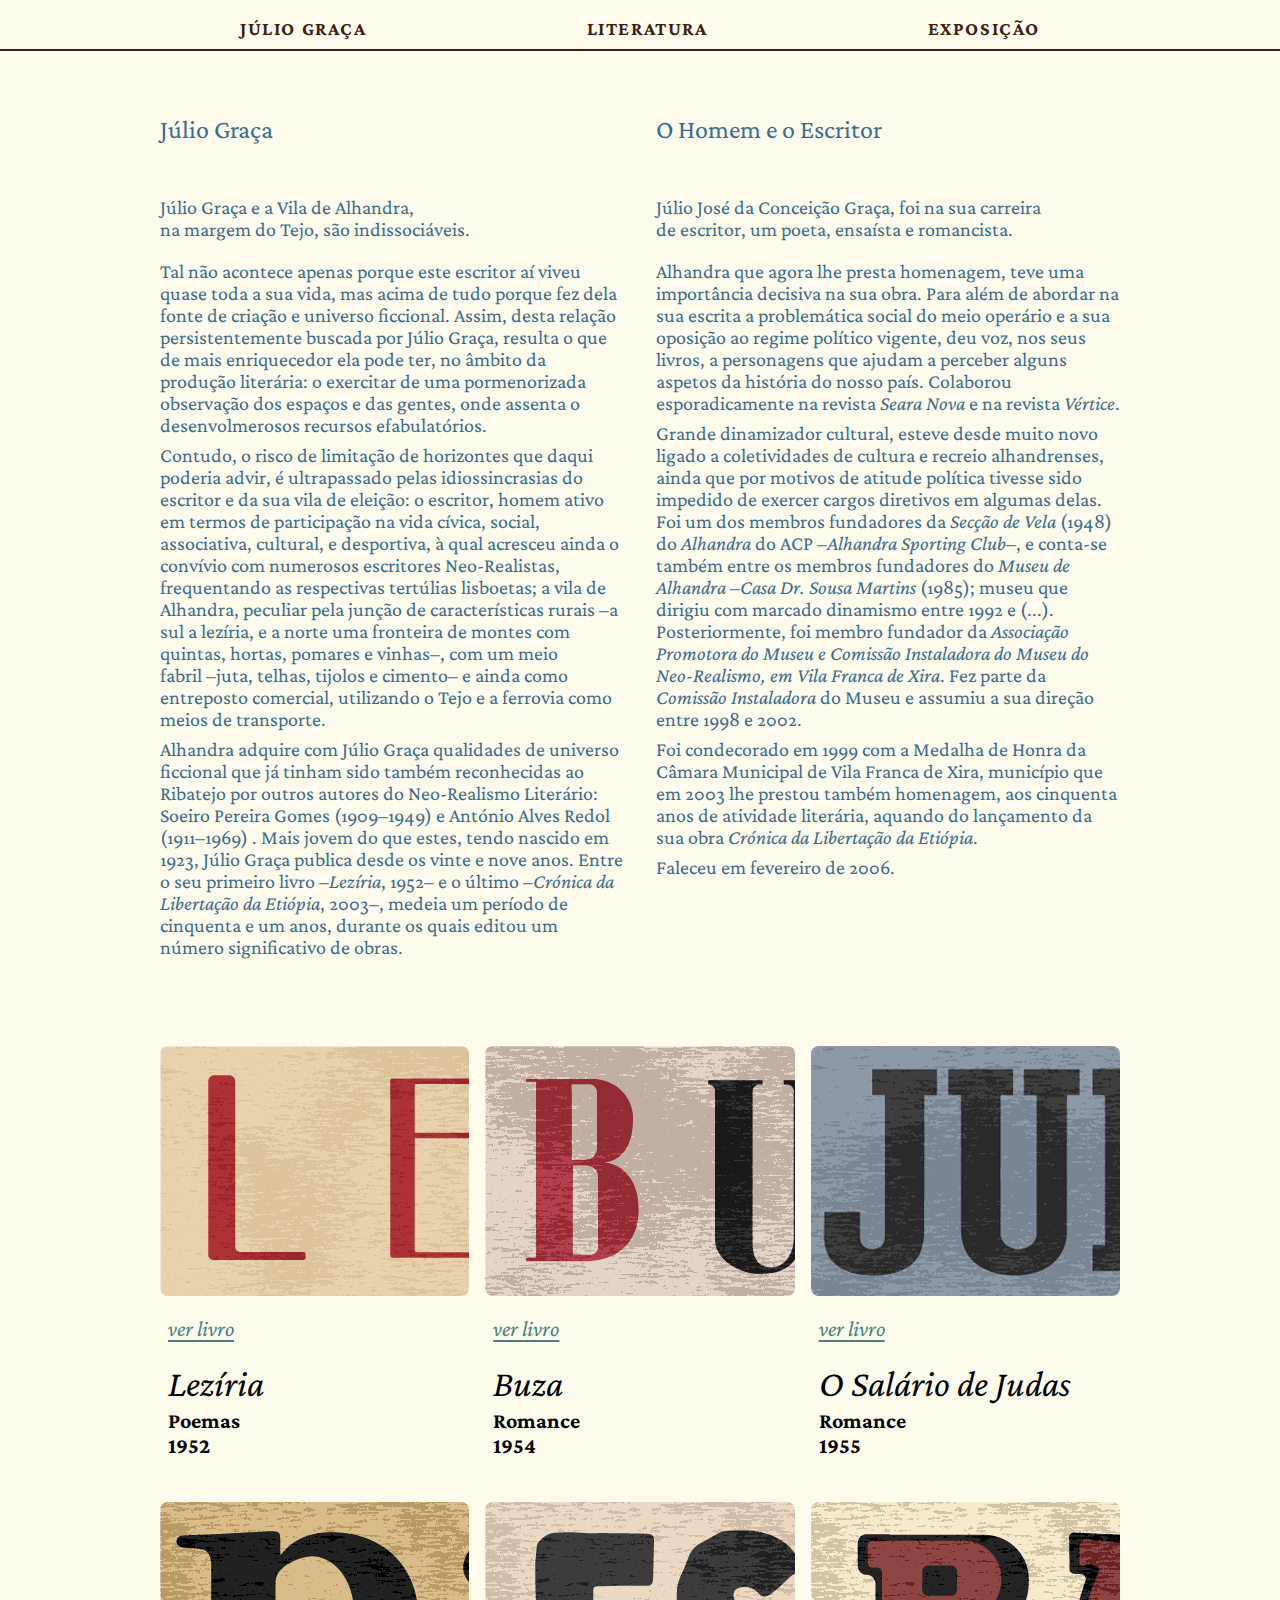
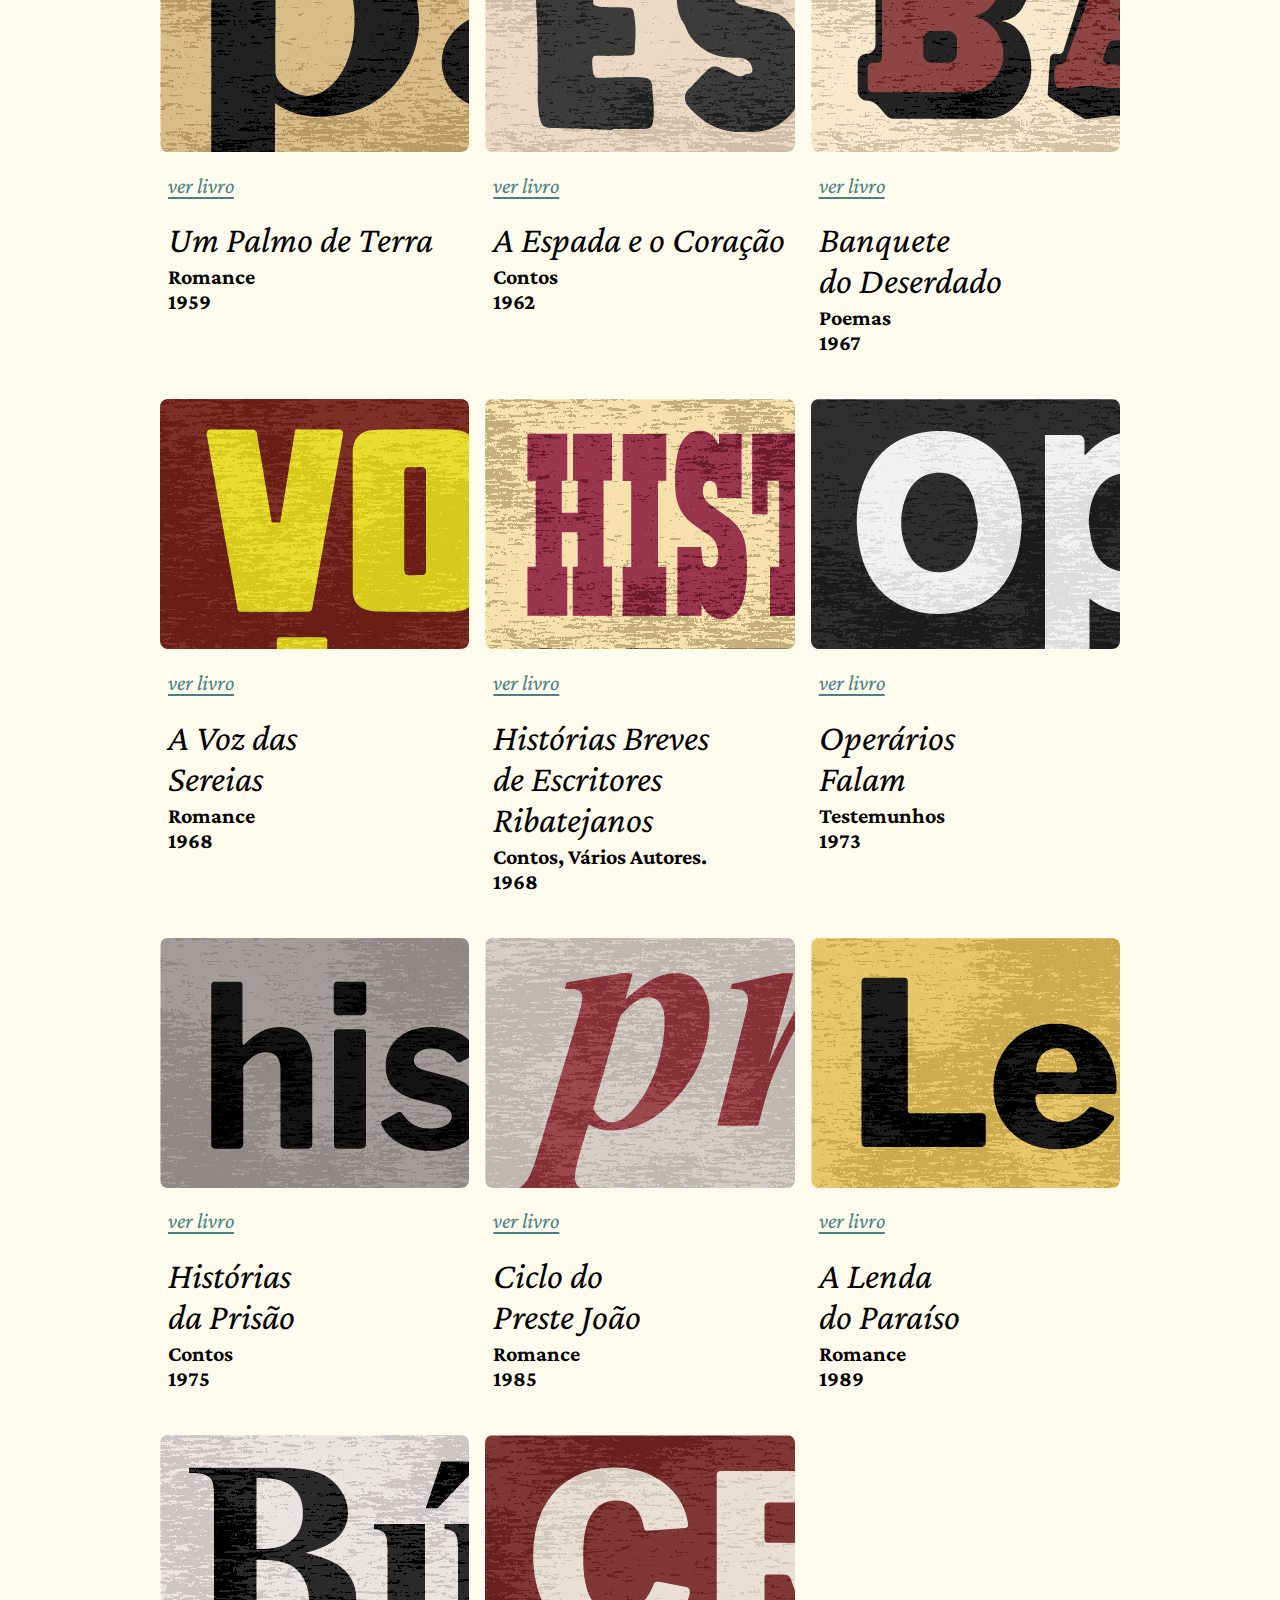
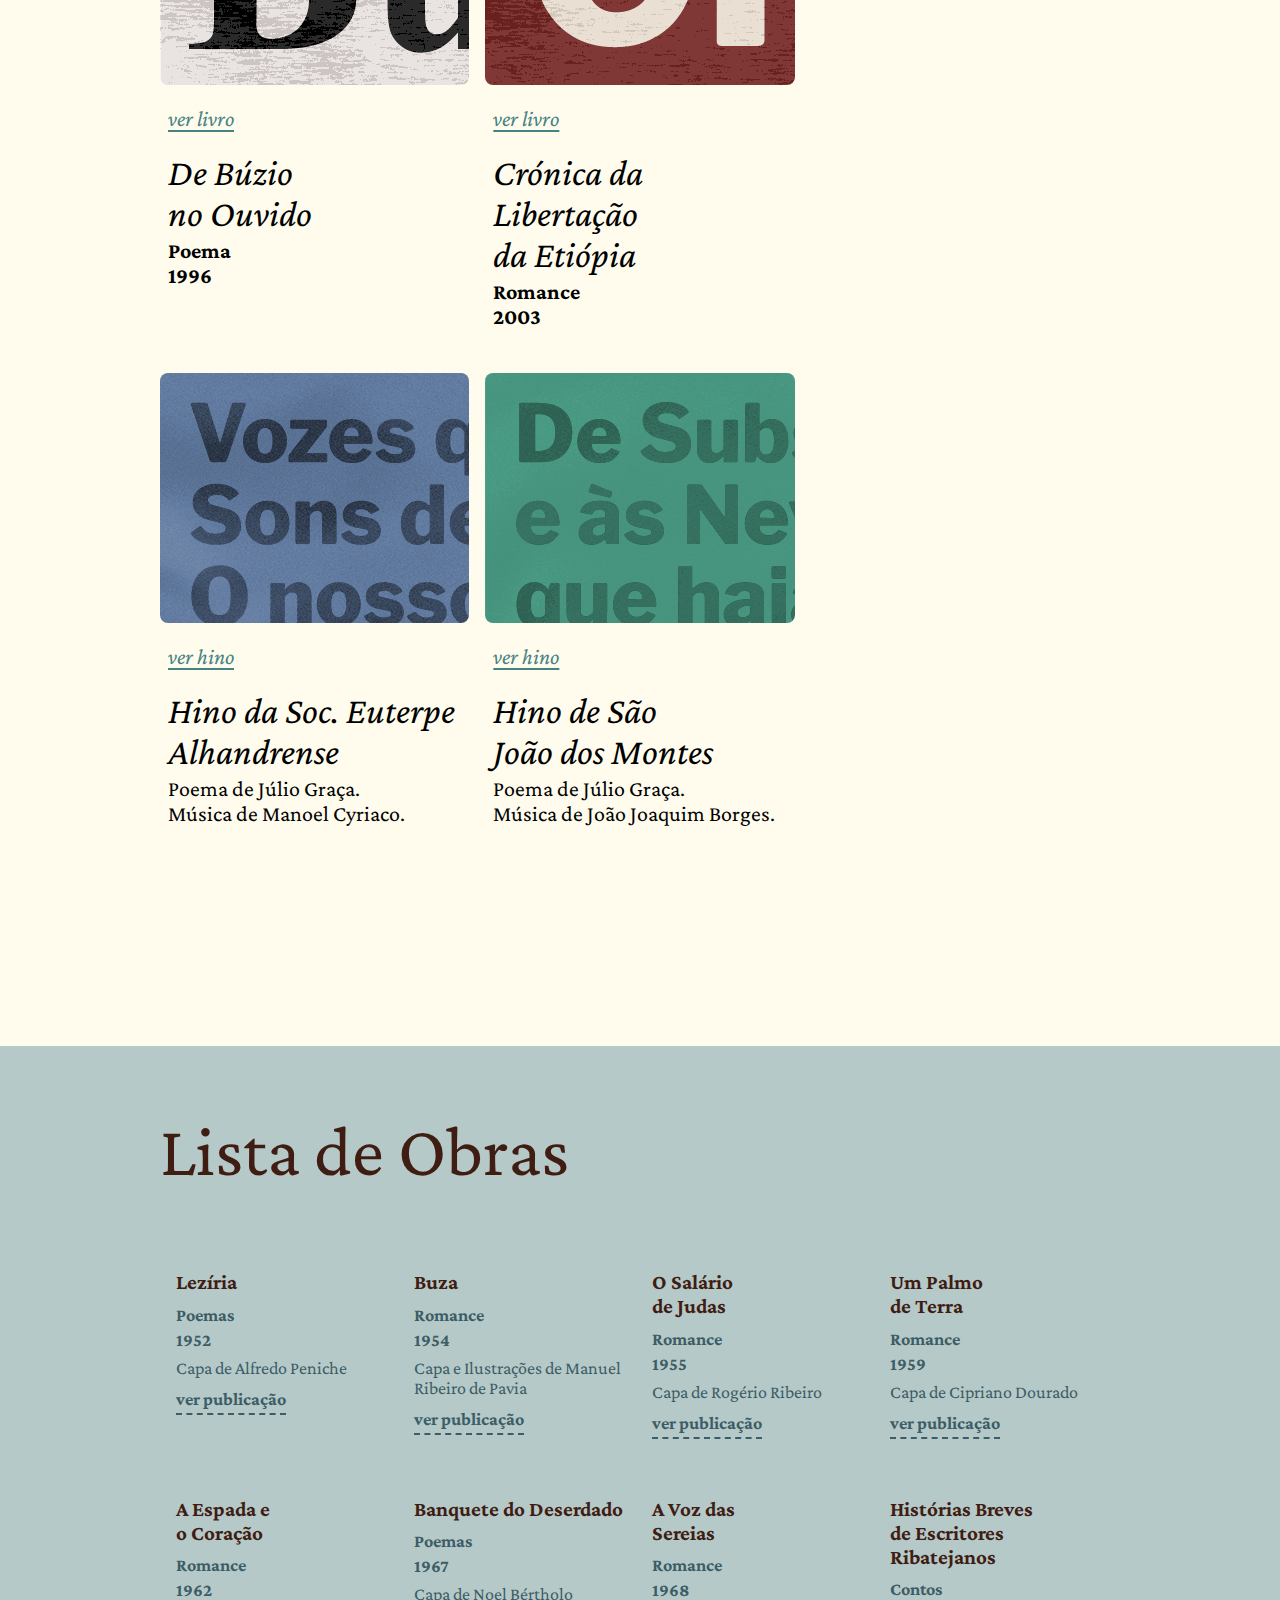
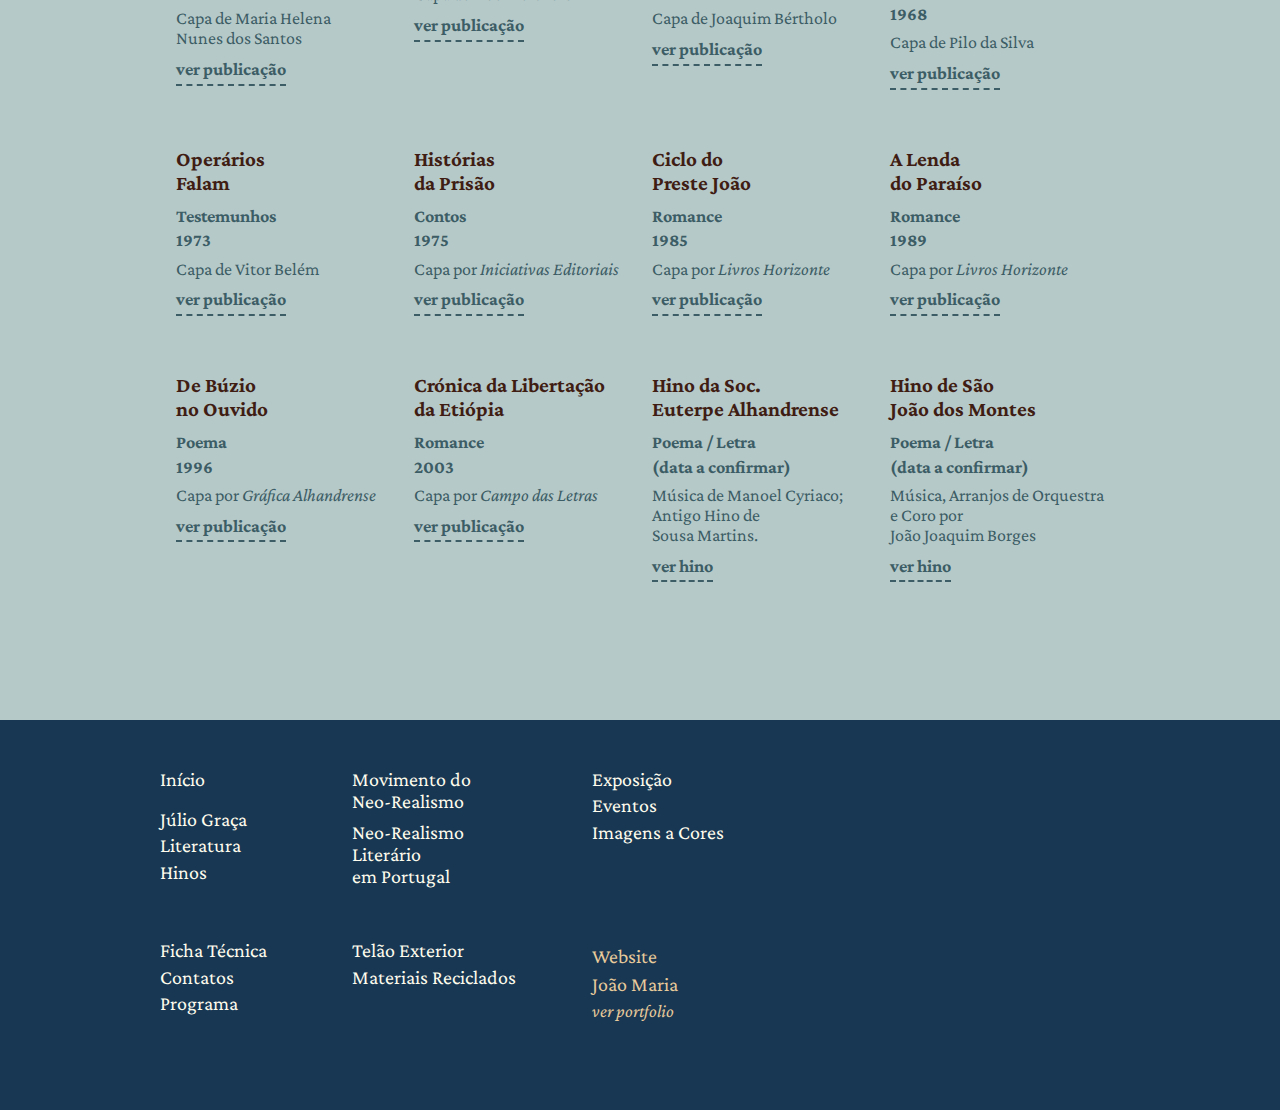
<file: julio-graca.html>
<!DOCTYPE html>
<html lang="pt">
  <head>
    <meta charset="UTF-8" />
    <meta name="viewport" content="width=device-width, initial-scale=1.0" />
    <title>Júlio Graça</title>
    <link rel="stylesheet" href="_css/main.css" />
    <link rel="stylesheet" href="_css/mosaicoMenuJulioGraca.css" />
    <link rel="stylesheet" href="_css/footer.css" />
    <link rel="stylesheet" href="_css/julio-graca.css" />
  </head>
  <body>
    <div class="pagina julioGraca">
      <header class="mainHeader">
        <nav class="mainNav">
          <ul class="wrapper_1">
            <li><a href="index.html">Júlio Graça</a></li>
            <li><a href="julio-graca.html#listaObrasLiterarias">Literatura</a></li>
            <li><a href="imagens.html">Exposição</a></li>
          </ul>
        </nav>
      </header>
      <div class="textosAutor wrapper_1" id="textosAutor">
        <div class="textoBiografia">
          <h2>Júlio Graça</h2>
          <p>Júlio Graça e a Vila de Alhandra, <br />na margem do Tejo, são&nbsp;indissociáveis.</p>
          <p>
            Tal não acontece apenas porque este escritor aí viveu quase toda a sua vida, mas acima de tudo porque fez dela fonte de criação e universo ficcional. Assim, desta relação persistentemente buscada por Júlio Graça, resulta o que de mais
            enriquecedor ela pode ter, no âmbito da produção literária: o exercitar de uma pormenorizada observação dos espaços e das gentes, onde assenta o desenvolmerosos recursos&nbsp;efabulatórios.
          </p>

          <p>
            Contudo, o risco de limitação de horizontes que daqui poderia advir, é ultrapassado pelas idiossincrasias do escritor e da sua vila de eleição: o escritor, homem ativo em termos de participação na vida cívica, social, associativa,
            cultural, e desportiva, à qual acresceu ainda o convívio com numerosos escritores Neo-Realistas, frequentando as respectivas tertúlias lisboetas; a vila de Alhandra, peculiar pela junção de características rurais &ndash;a sul a lezíria, e
            a norte uma fronteira de montes com quintas, hortas, pomares e vinhas&ndash;, com um meio fabril &ndash;juta, telhas, tijolos e cimento&ndash; e ainda como entreposto comercial, utilizando o Tejo e a ferrovia como meios
            de&nbsp;transporte.
          </p>

          <p>
            Alhandra adquire com Júlio Graça qualidades de universo ficcional que já tinham sido também reconhecidas ao Ribatejo por outros autores do Neo&#8209;Realismo Literário: Soeiro Pereira Gomes &lpar;<span class="oldNum">1909</span
            >&ndash;<span class="oldNum">1949</span>&rpar; e António Alves Redol &lpar;<span class="oldNum">1911</span>&ndash;<span class="oldNum">1969</span>&rpar; . Mais jovem do que estes, tendo nascido em <span class="oldNum">1923</span>, Júlio
            Graça publica desde os vinte e nove anos. Entre o seu primeiro livro &ndash;<em>Lezíria</em>, <span class="oldNum">1952</span>&ndash; e o último &ndash;<em>Crónica da Libertação da Etiópia</em>, <span class="oldNum">2003</span>&ndash;,
            medeia um período de cinquenta e um anos, durante os quais editou um número significativo de&nbsp;obras.
          </p>
        </div>
        <div class="txtHomemEscritor">
          <h2>O Homem e o Escritor</h2>
          <p>Júlio José da Conceição Graça, <span class="noWrap">foi na</span> sua carreira de&nbsp;escritor, um poeta, ensaísta e&nbsp;romancista.</p>
          <p>
            Alhandra que agora lhe presta homenagem, teve uma importância decisiva na sua obra. Para além de abordar na sua escrita a problemática social do meio operário e a sua oposição ao regime político vigente, deu voz, nos seus livros, a
            personagens que ajudam a perceber alguns aspetos da história do nosso país. Colaborou esporadicamente na revista <em>Seara Nova</em> e na <span class="noWrap">revista <em>Vértice</em>.</span>
          </p>

          <p>
            Grande dinamizador cultural, esteve desde muito novo ligado a coletividades de cultura e recreio alhandrenses, ainda que por motivos de atitude política tivesse sido impedido de exercer cargos diretivos em algumas delas. Foi um dos
            membros fundadores da <em>Secção de Vela</em> (<span class="oldNum">1948</span>) do <em>Alhandra</em> do <span class="acronimo">ACP</span> &ndash;<em>Alhandra Sporting Club</em>&ndash;, e conta-se também entre os membros fundadores do
            <em>Museu de Alhandra</em> &ndash;<em>Casa Dr. Sousa Martins</em> (<span class="oldNum">1985</span>); museu que dirigiu com marcado dinamismo entre <span class="oldNum">1992</span> e (...). Posteriormente, foi membro fundador da
            <em>Associação Promotora do Museu e Comissão Instaladora do Museu do Neo&#8209;Realismo, em Vila Franca de Xira</em>. Fez parte da <em>Comissão Instaladora</em> do Museu e assumiu a sua direção entre
            <span class="oldNum">1998</span>&nbsp;e&nbsp;<span class="oldNum">2002</span>.
          </p>

          <p>
            Foi condecorado em <span class="oldNum">1999</span> com a Medalha de Honra da Câmara Municipal de Vila Franca de Xira, município que em <span class="oldNum">2003</span> lhe prestou também homenagem, aos cinquenta anos de atividade
            literária, aquando do lançamento da sua obra <em>Crónica da Libertação da&nbsp;Etiópia</em>.
          </p>

          <p>Faleceu em fevereiro de&nbsp;<span class="oldNum">2006</span>.</p>
          <!-- <a href="#cabecalho">voltar ao topo da página</a> -->
        </div>
      </div>

      <div class="wrapper_1 mosaicoCards" id="listaObrasLiterarias">
        <div class="card" id="leziria">
          <img src="_img/capa-thumb/thumb-leziria.png" alt="" />
          <a href="obras.html">ver livro</a>
          <h2>Lezíria</h2>
          <p class="tipo">Poemas</p>
          <p class="data">1952</p>
        </div>

        <div class="card" id="buza">
          <img src="_img/capa-thumb/thumb-buza.png" alt="" />
          <a href="obras.html#buza">ver livro</a>
          <h2>Buza</h2>
          <p class="tipo">Romance</p>
          <p class="data">1954</p>
        </div>

        <div class="card" id="judas">
          <img src="_img/capa-thumb/thumb-judas.png" alt="" />
          <a href="obras.html#judas">ver livro</a>
          <h2>O Salário de&nbsp;Judas</h2>
          <p class="tipo">Romance</p>
          <p class="data">1955</p>
        </div>

        <div class="card" id="palmo">
          <img src="_img/capa-thumb/thumb-palmo.png" alt="" />
          <a href="obras.html#palmo">ver livro</a>
          <h2>Um Palmo de&nbsp;Terra</h2>
          <p class="tipo">Romance</p>
          <p class="data">1959</p>
        </div>

        <div class="card" id="espada">
          <img src="_img/capa-thumb/thumb-espada.png" alt="" />
          <a href="obras.html#espada">ver livro</a>
          <h2>A Espada&nbsp;e o&nbsp;Coração</h2>
          <p class="tipo">Contos</p>
          <p class="data">1962</p>
        </div>

        <div class="card" id="deserdado">
          <img src="_img/capa-thumb/thumb-banquete.png" alt="" />
          <a href="obras.html#deserdado">ver livro</a>
          <h2>Banquete do&nbsp;Deserdado</h2>
          <p class="tipo">Poemas</p>
          <p class="data">1967</p>
        </div>

        <div class="card" id="sereias">
          <img src="_img/capa-thumb/thumb-sereias.png" alt="" />
          <a href="obras.html#sereias">ver livro</a>
          <h2>A Voz&nbsp;das <br />Sereias</h2>
          <p class="tipo">Romance</p>
          <p class="data">1968</p>
        </div>

        <div class="card" id="historias-breves">
          <img src="_img/capa-thumb/thumb-historias-breves.png" alt="" />
          <a href="obras.html#historias-breves">ver livro</a>
          <h2>Histórias Breves de&nbsp;Escritores Ribatejanos</h2>
          <p class="tipo">Contos, Vários Autores.</p>
          <p class="data">1968</p>
        </div>

        <div class="card" id="operarios">
          <img src="_img/capa-thumb/thumb-operarios.png" alt="" />
          <a href="obras.html#operarios">ver livro</a>
          <h2>Operários <br />Falam</h2>
          <p class="tipo">Testemunhos</p>
          <p class="data">1973</p>
        </div>

        <div class="card" id="prisao">
          <img src="_img/capa-thumb/thumb-prisao.png" alt="" />
          <a href="obras.html#prisao">ver livro</a>
          <h2>Histórias <br />da Prisão</h2>
          <p class="tipo">Contos</p>
          <p class="data">1975</p>
        </div>

        <div class="card" id="preste">
          <img src="_img/capa-thumb/thumb-preste.png" alt="" />
          <a href="obras.html#preste">ver livro</a>
          <h2>Ciclo&nbsp;do <br />Preste João</h2>
          <p class="tipo">Romance</p>
          <p class="data">1985</p>
        </div>

        <div class="card" id="lenda">
          <img src="_img/capa-thumb/thumb-lenda.png" alt="" />
          <a href="obras.html#lenda">ver livro</a>
          <h2>A Lenda <br />do Paraíso</h2>
          <p class="tipo">Romance</p>
          <p class="data">1989</p>
        </div>

        <div class="card" id="buzio">
          <img src="_img/capa-thumb/thumb-buzio.png" alt="" />
          <a href="obras.html#buzio">ver livro</a>
          <h2>De Búzio <br />no Ouvido</h2>
          <p class="tipo">Poema</p>
          <p class="data">1996</p>
        </div>

        <div class="card" id="etiopia">
          <img src="_img/capa-thumb/thumb-cronica.png" alt="" />
          <a href="obras.html#etiopia">ver livro</a>
          <h2>Crónica&nbsp;da Libertação <br />da&nbsp;Etiópia</h2>
          <p class="tipo">Romance</p>
          <p class="data">2003</p>
        </div>

        <div class="card hino sociedade" id="hino-euterpe">
          <img src="_img/capa-thumb/thumb-hino-euterpe.png" alt="" />
          <a href="obras.html#hino-euterpe">ver hino</a>
          <h2>Hino da Soc.&nbsp;Euterpe Alhandrense</h2>
          <p class="poemaCredito">Poema de Júlio Graça.</p>
          <p class="musica">Música de Manoel Cyriaco.</p>
        </div>

        <div class="card hino saoJoao" id="hino-sao-joao">
          <img src="_img/capa-thumb/thumb-hino-sao-joao.png" alt="" />
          <a href="obras.html#hino-sao-joao">ver hino</a>
          <h2>Hino de São João dos&nbsp;Montes</h2>
          <p class="poemaCredito">Poema de Júlio Graça.</p>
          <p class="musica">Música de João Joaquim&nbsp;Borges.</p>
        </div>
      </div>

      <div class="listaObras">
        <div class="wrapper_1 grid">
          <h2>Lista de Obras</h2>
          <ul class="lista">
            <li class="item">
              <dl>
                <dt>Lezíria</dt>
                <dd class="tipo">Poemas</dd>
                <dd class="data">1952</dd>
                <dd class="capa">Capa de Alfredo&nbsp;Peniche</dd>
              </dl>
              <a href="obras.html#leziria">ver publicação</a>
            </li>
            <li class="item">
              <dl>
                <dt>Buza</dt>
                <dd class="tipo">Romance</dd>
                <dd class="data">1954</dd>
                <dd class="capa">Capa e Ilustrações de Manuel Ribeiro&nbsp;de&nbsp;Pavia</dd>
              </dl>
              <a href="obras.html#buza" class="verMais">ver publicação</a>
            </li>
            <li class="item">
              <dl>
                <dt>O Salário <br />de&nbsp;Judas</dt>
                <dd class="tipo">Romance</dd>
                <dd class="data">1955</dd>
                <dd class="capa">Capa de Rogério&nbsp;Ribeiro</dd>
              </dl>
              <a href="obras.html#judas" class="verMais">ver publicação</a>
            </li>
            <li class="item">
              <dl>
                <dt>Um Palmo <br />de&nbsp;Terra</dt>
                <dd class="tipo">Romance</dd>
                <dd class="data">1959</dd>
                <dd class="capa">Capa de Cipriano&nbsp;Dourado</dd>
              </dl>
              <a href="obras.html#palmo" class="verMais">ver publicação</a>
            </li>
            <li class="item">
              <dl>
                <dt>A Espada e <br />o&nbsp;Coração</dt>
                <dd class="tipo">Romance</dd>
                <dd class="data">1962</dd>
                <dd class="capa">Capa de Maria&nbsp;Helena <span class="noWrap">Nunes dos Santos</span></dd>
              </dl>
              <a href="obras.html#espada" class="verMais">ver publicação</a>
            </li>
            <li class="item">
              <dl>
                <dt>Banquete do&nbsp;Deserdado</dt>
                <dd class="tipo">Poemas</dd>
                <dd class="data">1967</dd>
                <dd class="capa">Capa de Noel&nbsp;Bértholo</dd>
              </dl>
              <a href="obras.html#deserdado" class="verMais">ver publicação</a>
            </li>
            <li class="item">
              <dl>
                <dt>A Voz das <br />Sereias</dt>
                <dd class="tipo">Romance</dd>
                <dd class="data">1968</dd>
                <dd class="capa">Capa de Joaquim&nbsp;Bértholo</dd>
              </dl>
              <a href="obras.html#sereias" class="verMais">ver publicação</a>
            </li>

            <li class="item">
              <dl>
                <dt>Histórias Breves de&nbsp;Escritores Ribatejanos</dt>
                <dd class="tipo">Contos</dd>
                <dd class="data">1968</dd>
                <dd class="capa">Capa de Pilo&nbsp;da&nbsp;Silva</dd>
              </dl>
              <a href="obras.html#historias-breves" class="verMais">ver publicação</a>
            </li>

            <li class="item">
              <dl>
                <dt>Operários <br />Falam</dt>
                <dd class="tipo">Testemunhos</dd>
                <dd class="data">1973</dd>
                <dd class="capa">Capa de Vitor&nbsp;Belém</dd>
              </dl>
              <a href="obras.html#operarios" class="verMais">ver publicação</a>
            </li>
            <li class="item">
              <dl>
                <dt>Histórias <br />da Prisão</dt>
                <dd class="tipo">Contos</dd>
                <dd class="data">1975</dd>
                <dd class="capa">Capa por <em>Iniciativas Editoriais</em></dd>
              </dl>
              <a href="obras.html#prisao" class="verMais">ver publicação</a>
            </li>
            <li class="item">
              <dl>
                <dt>Ciclo do <br />Preste&nbsp;João</dt>
                <dd class="tipo">Romance</dd>
                <dd class="data">1985</dd>
                <dd class="capa">Capa por <em>Livros Horizonte</em></dd>
              </dl>
              <a href="obras.html#preste" class="verMais">ver publicação</a>
            </li>
            <li class="item">
              <dl>
                <dt>A Lenda <br />do&nbsp;Paraíso</dt>
                <dd class="tipo">Romance</dd>
                <dd class="data">1989</dd>
                <dd class="capa">Capa por <em>Livros Horizonte</em></dd>
              </dl>
              <a href="obras.html#lenda" class="verMais">ver publicação</a>
            </li>
            <li class="item">
              <dl>
                <dt>De Búzio <br />no&nbsp;Ouvido</dt>
                <dd class="tipo">Poema</dd>
                <dd class="data">1996</dd>
                <dd class="capa">Capa por <em>Gráfica Alhandrense</em></dd>
              </dl>
              <a href="obras.html#buzio" class="verMais">ver publicação</a>
            </li>
            <li class="item">
              <dl>
                <dt>Crónica&nbsp;da Libertação da&nbsp;Etiópia</dt>
                <dd class="tipo">Romance</dd>
                <dd class="data">2003</dd>
                <dd class="capa">Capa por <em>Campo das&nbsp;Letras</em></dd>
              </dl>
              <a href="obras.html#etiopia" class="verMais">ver publicação</a>
            </li>

            <li class="item hino hino-euterpe">
              <dl>
                <dt>Hino da Soc. <br />Euterpe Alhandrense</dt>
                <dd class="tipo">Poema / Letra</dd>
                <dd class="data">(data a confirmar)</dd>
                <dd class="capa contexto">Música de Manoel Cyriaco; Antigo Hino de Sousa&nbsp;Martins.</dd>
              </dl>
              <a href="obras.html#hino-euterpe" class="verMais">ver hino</a>
            </li>

            <li class="item hino hino-sao-joao">
              <dl>
                <dt>Hino de São <br />João dos&nbsp;Montes</dt>
                <dd class="tipo">Poema / Letra</dd>
                <dd class="data">(data a confirmar)</dd>
                <dd class="capa">Música, Arranjos de Orquestra e Coro por João&nbsp;Joaquim&nbsp;Borges</dd>
              </dl>
              <a href="obras.html#hino-sao-joao" class="verMais">ver hino</a>
            </li>
          </ul>
        </div>
      </div>
      <footer>
        <div class="wrapper_1">
          <div class="julioGraca">
            <h2>Júlio Graça</h2>
            <ul>
              <li class="inicio"><a href="index.html">Início</a></li>
              <li><a href="julio-graca.html#autor">Júlio Graça</a></li>
              <li><a href="julio-graca.html#listaObrasLiterarias">Literatura</a></li>
              <li><a href="julio-graca.html#hino-euterpe">Hinos</a></li>
            </ul>
          </div>
          <div class="neorealismo">
            <h2>Neo-Realismo</h2>
            <ul>
              <li class="neoRealismoMundo">
                <a href="neorealismo.html#neorealismoMundo">Movimento do <br />Neo&#x2011;Realismo</a>
              </li>
              <li class="neoRealismo_PT">
                <a href="neorealismo.html#neorealismoPortugal">Neo&#x2011;Realismo <br />Literário<br />em Portugal</a>
              </li>
            </ul>
          </div>
          <div class="imagens">
            <h2>Imagens</h2>
            <ul>
              <li><a href="imagens.html#exposicao">Exposição</a></li>
              <li><a href="imagens.html#eventos">Eventos</a></li>
              <li><a href="imagens.html#imagens-cores">Imagens a Cores</a></li>
            </ul>
          </div>
          <div class="informacao">
            <h2>Informação – 1</h2>
            <ul>
              <li class="fichaTecnica"><a href="informacao.html">Ficha Técnica</a></li>
              <li><a href="informacao.html#contatos">Contatos</a></li>
              <li><a href="informacao.html#programa">Programa</a></li>
            </ul>
          </div>

          <div class="informacao">
            <h2>Informação – 2</h2>
            <ul>
              <li><a href="imagens.html#telaoExterior">Telão Exterior</a></li>
              <li><a href="imagens.html#folhaSala">Materiais Reciclados</a></li>
            </ul>
          </div>

          <a class="creditosWebsite" href="https://joaomaria.weebly.com" target="blank">
            <h2>Website</h2>
            <p class="nome">Website <br />João Maria</p>
            <p class="portfolio">ver portfolio</p>
          </a>
        </div>
      </footer>
    </div>
  </body>
</html>
</file>
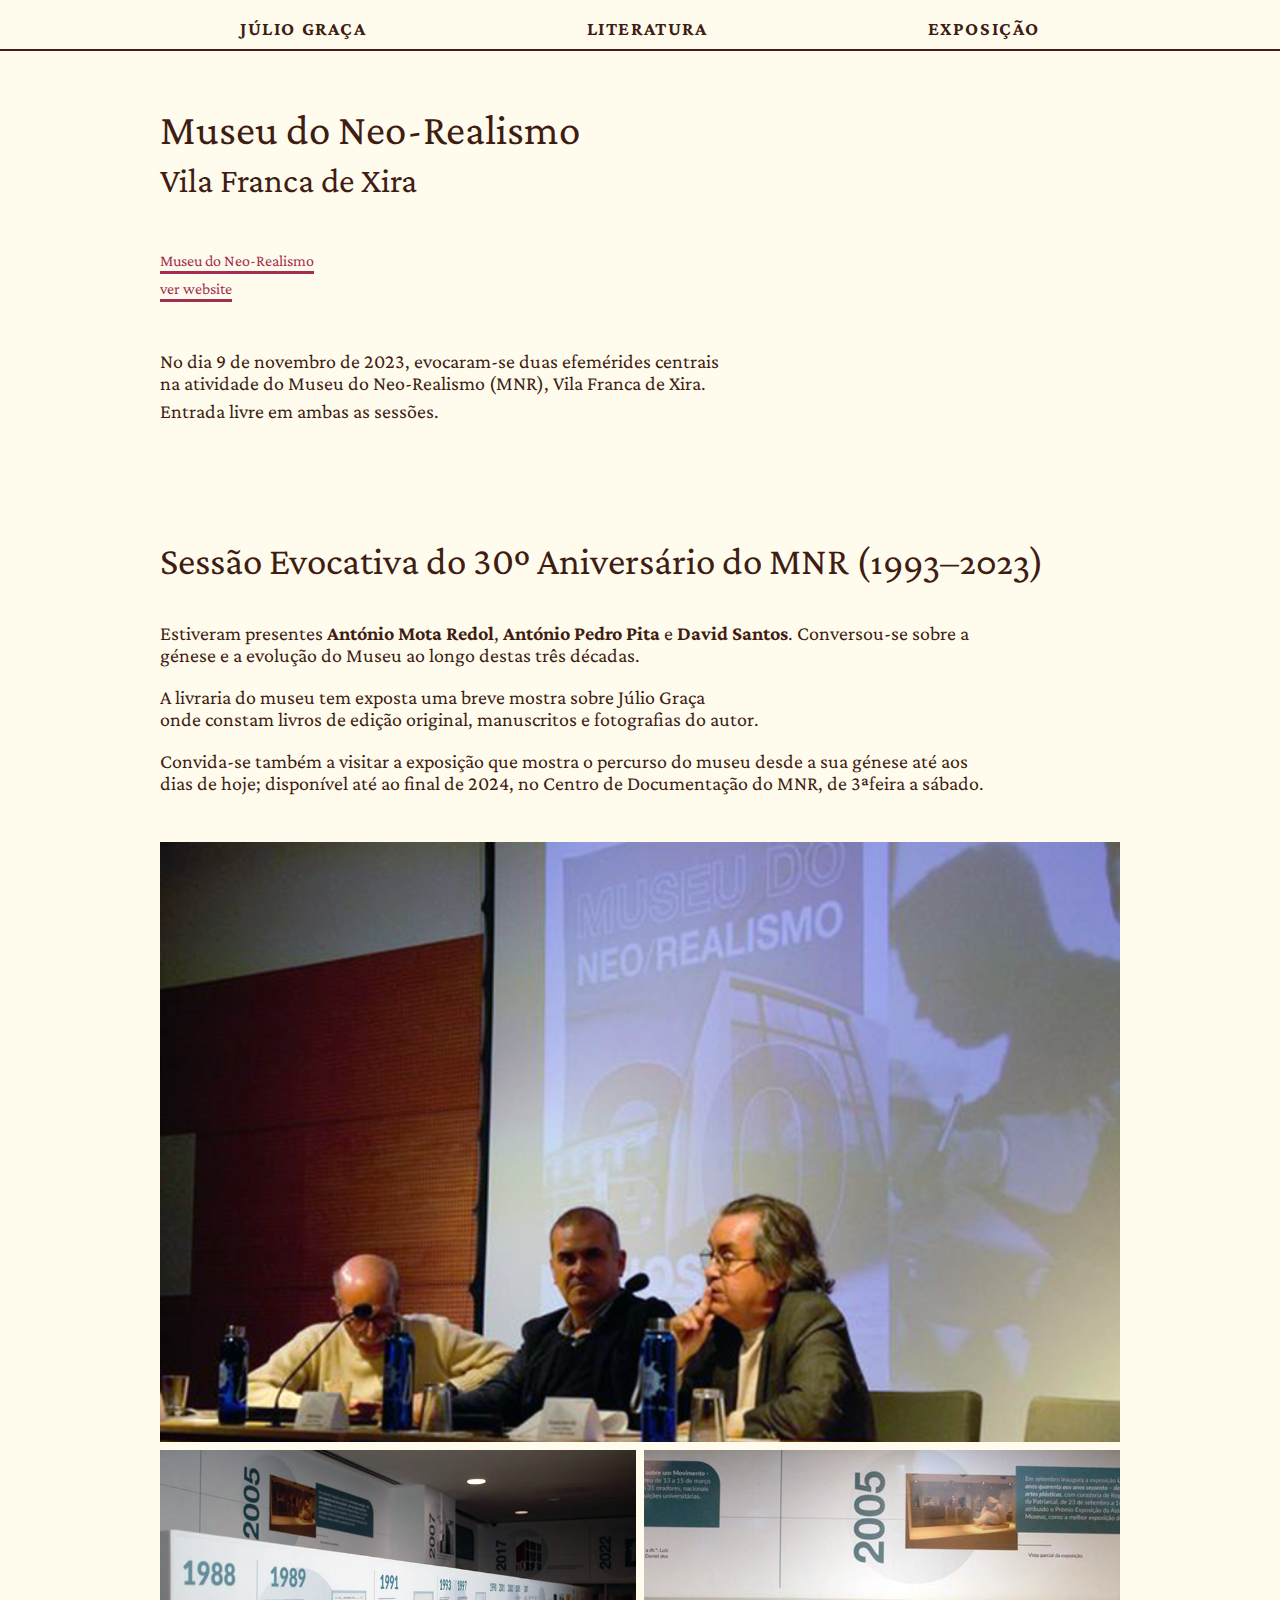
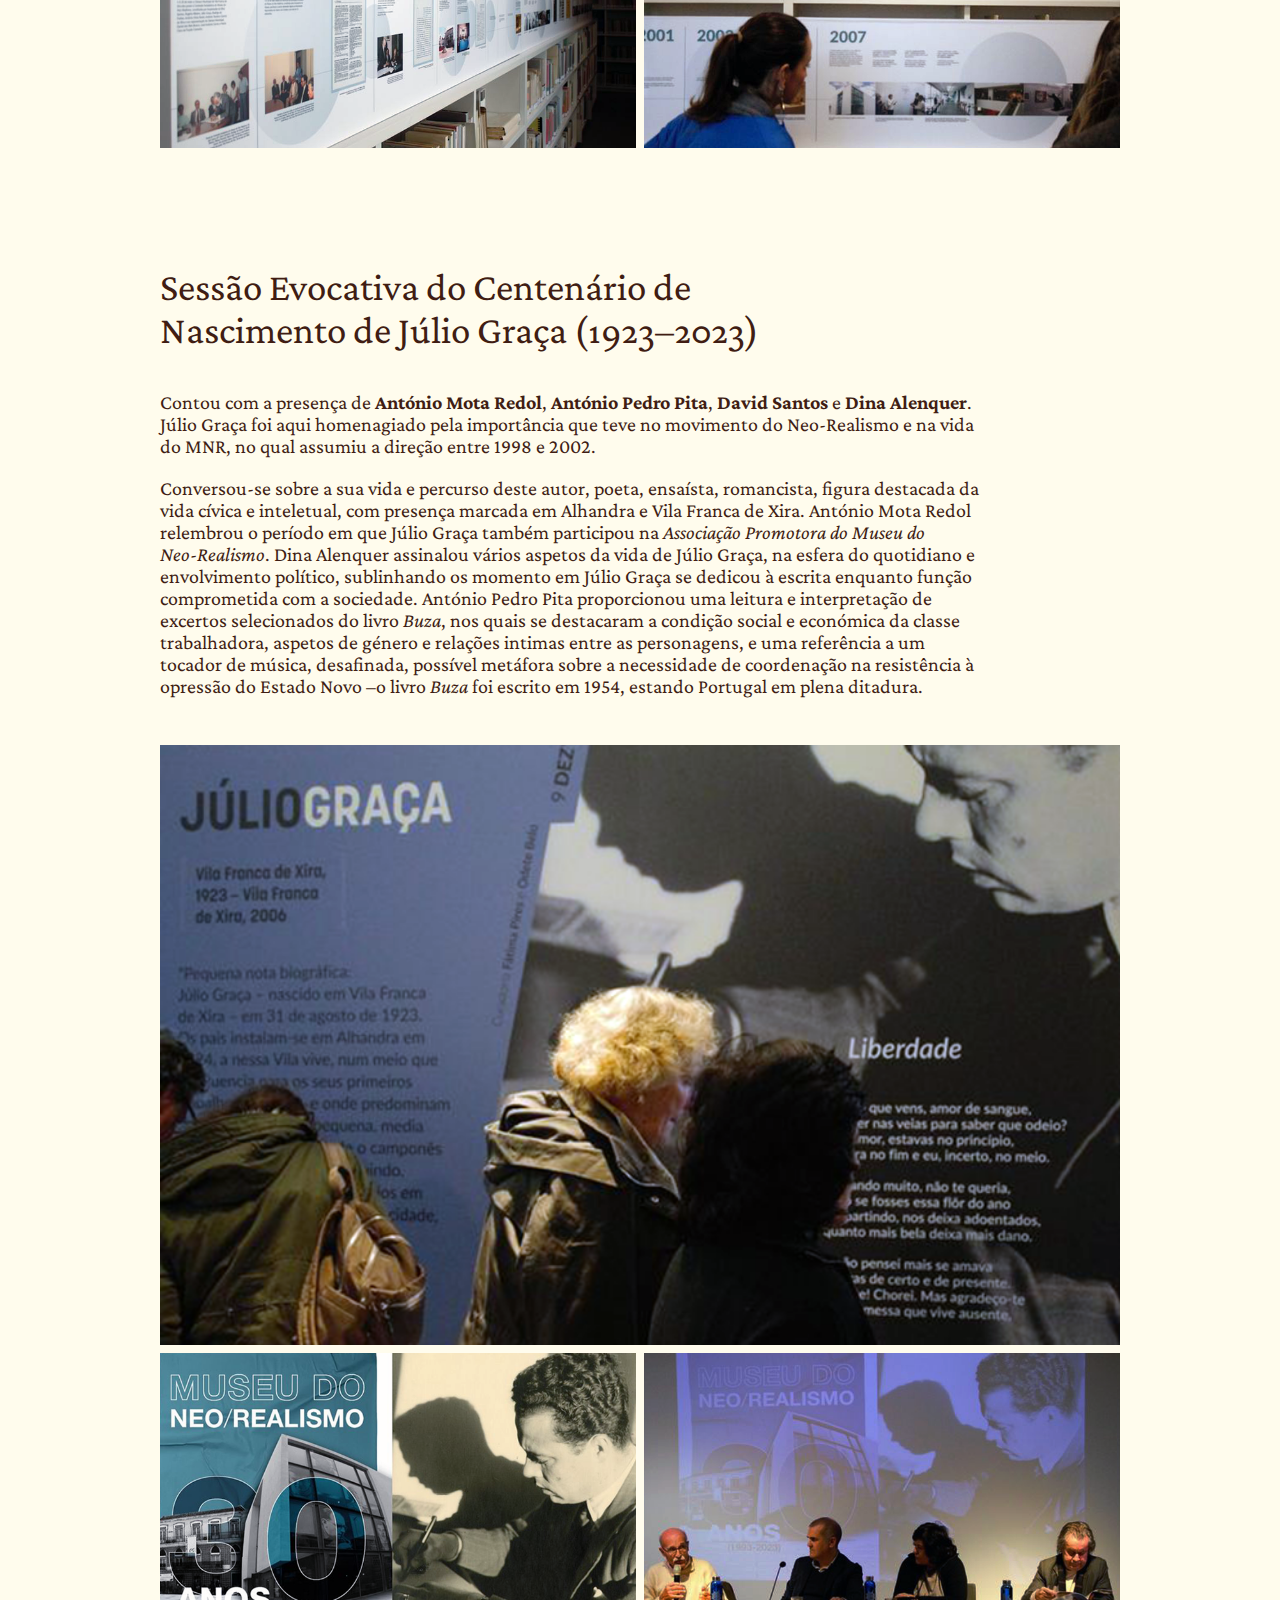
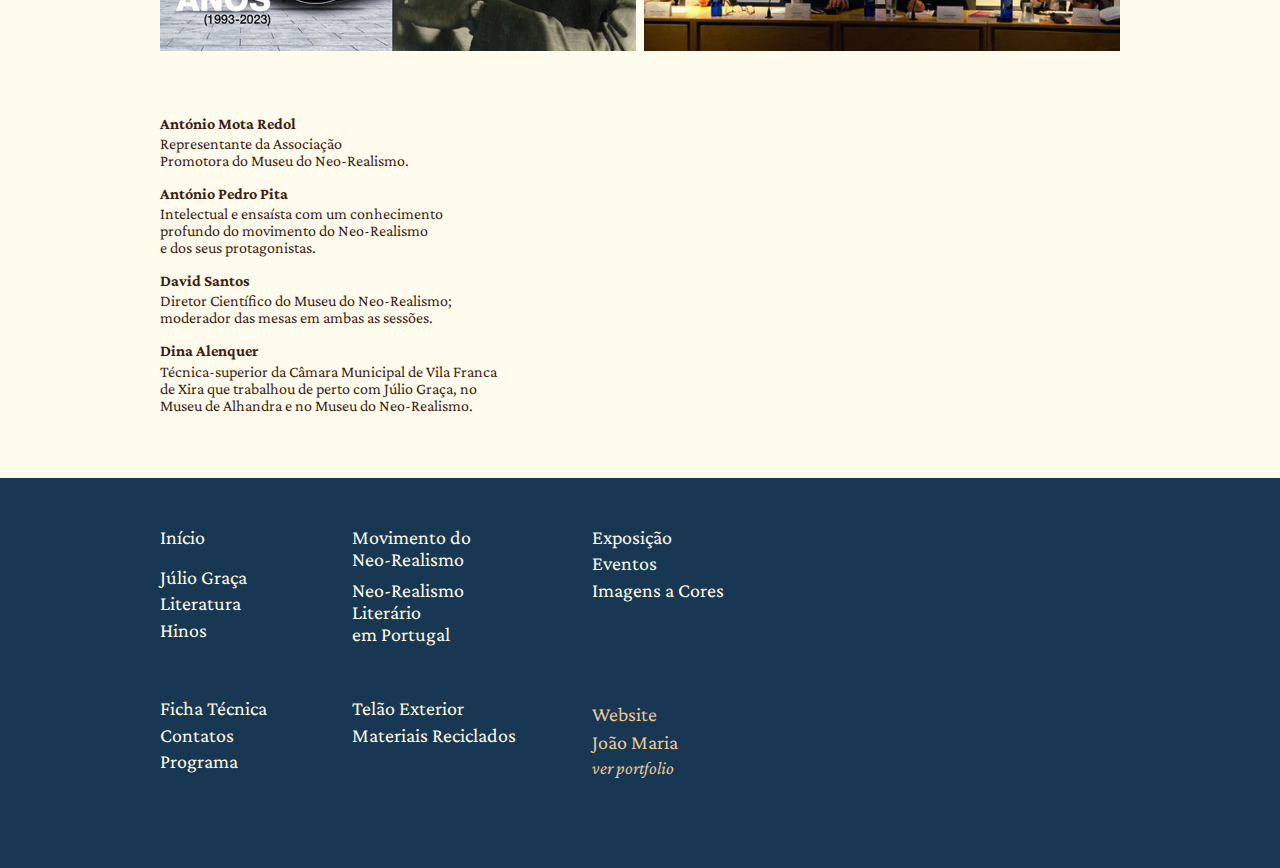
<file: mnrvfx.html>
<!DOCTYPE html>
<html lang="pt">
  <head>
    <meta charset="UTF-8" />
    <meta name="viewport" content="width=device-width, initial-scale=1.0" />
    <title>Museu do Neo-Realismo &ndash; Duas Sessões Comemorativas</title>
    <link rel="stylesheet" href="_css/main.css" />
    <link rel="stylesheet" href="_css/mnrvfx.css" />
    <link rel="stylesheet" href="_css/footer.css" />
  </head>
  <body>
    <div class="pagina mnrvfx">
      <header class="mainHeader">
        <nav class="mainNav">
          <ul class="wrapper_1">
            <li><a href="index.html">Júlio Graça</a></li>
            <li><a href="julio-graca.html#listaObrasLiterarias">Literatura</a></li>
            <li><a href="imagens.html">Exposição</a></li>
          </ul>
        </nav>
      </header>
      <div class="wrapper_1">
        <h2>
          Museu do <span class="noWrap">Neo-Realismo</span><br />
          <span class="contexto">Vila Franca de Xira</span>
        </h2>

        <a href="https://www.museudoneorealismo.pt" target="blank" class="siteMuseu">Museu do <span class="noWrap">Neo-Realismo</span> <br />ver website</a>

        <p class="intro">No dia 9 de novembro de 2023, evocaram-se duas efemérides centrais na atividade do Museu do <span class="noWrap">Neo-Realismo</span> (MNR), Vila Franca de Xira.</p>

        <p class="entradaLivre">Entrada livre em ambas as sessões.</p>

        <h3>
          Sessão Evocativa do <span class="noWrap">30º Aniversário do MNR</span> <span class="noWrap">(<span class="oldNum">1993&ndash;2023</span>)</span>
        </h3>

        <p class="descricao">
          Estiveram presentes <strong>António <span class="noWrap">Mota Redol</span></strong
          >, <strong>António <span class="noWrap">Pedro Pita</span></strong> e&nbsp;<strong><span class="noWrap">David Santos</span></strong
          >. <span class="noWrap">Conversou-se sobre</span> a génese e a evolução do Museu <span class="noWrap">ao longo destas três décadas.</span>
        </p>

        <p class="agenda livraria">A livraria do museu tem exposta uma breve mostra sobre Júlio&nbsp;Graça onde&nbsp;constam livros de edição original, manuscritos e fotografias <span class="noWrap">do autor.</span></p>

        <p class="agenda">
          Convida-se também a visitar a exposição que mostra o percurso do museu desde a sua génese até aos dias de hoje; disponível até ao final de 2024, no Centro de Documentação do MNR, <span class="noWrap">de 3ªfeira a sábado.</span>
        </p>

        <div class="img">
          <img src="_img/mnrvfx/sessao-aniversario-museu-03.png" alt="" />
          <img src="_img/mnrvfx/sessao-aniversario-museu-01.png" alt="" />
          <img src="_img/mnrvfx/sessao-aniversario-museu-02.png" alt="" />
        </div>
        <h3>
          Sessão Evocativa do Centenário de Nascimento <span class="noWrap">de Júlio&nbsp;Graça</span> <span class="noWrap">(<span class="oldNum">1923&ndash;2023</span>)</span>
        </h3>

        <p class="descricao">
          Contou com a presença de <strong>António <span class="noWrap">Mota Redol</span></strong
          >, <strong>António <span class="noWrap">Pedro Pita</span></strong
          >, <strong><span class="noWrap">David Santos</span></strong> e <strong><span class="noWrap">Dina Alenquer</span></strong
          >. Júlio&nbsp;Graça foi aqui homenagiado pela importância que teve no movimento <span class="noWrap">do Neo-Realismo</span> e na vida do MNR, no&nbsp;qual assumiu a direção entre <span class="noWrap">1998 e 2002.</span>
        </p>

        <p class="agenda descricao">
          Conversou-se sobre a sua vida e percurso deste autor, poeta, ensaísta, romancista, figura destacada da vida cívica e inteletual, com presença marcada em Alhandra e Vila Franca de Xira. António Mota Redol relembrou o período em que Júlio
          Graça também participou na <em>Associação Promotora do Museu do <span class="noWrap">Neo-Realismo</span></em
          >. Dina Alenquer assinalou vários aspetos da vida de Júlio&nbsp;Graça, na esfera do quotidiano e envolvimento político, sublinhando os momento em Júlio&nbsp;Graça se dedicou à escrita enquanto função comprometida com a sociedade. António
          Pedro Pita proporcionou uma leitura e interpretação de excertos selecionados do livro <em>Buza</em>, nos quais se destacaram a condição social e económica da classe trabalhadora, aspetos de género e relações intimas entre as personagens, e
          uma referência a um tocador de música, desafinada, possível metáfora sobre a necessidade de coordenação na resistência à opressão do Estado Novo &ndash;o livro <em>Buza</em> foi escrito em 1954, estando Portugal em
          <span class="noWrap">plena ditadura.</span>
        </p>

        <div class="img">
          <img src="_img/mnrvfx/sessao-homenagem-julio-graca-01.png" alt="" />
          <img src="_img/mnrvfx/sessao-homenagem-julio-graca-02.png" alt="" />
          <img src="_img/mnrvfx/sessao-homenagem-julio-graca-03.png" alt="" />
        </div>

        <div class="colofon">
          <dl>
            <dt class="motaRedol">António Mota Redol</dt>
            <dd>Representante da Associação <span class="noWrap">Promotora do Museu </span> <span class="noWrap"> do Neo-Realismo.</span></dd>

            <dt class="pedroPita">António Pedro Pita</dt>
            <dd>Intelectual e ensaísta com um conhecimento profundo do movimento do <span class="noWrap">Neo-Realismo</span> <span class="noWrap">e dos seus protagonistas.</span></dd>

            <dt class="davidSantos">David Santos</dt>
            <dd>Diretor Científico do Museu do <span class="noWrap">Neo-Realismo</span>; moderador das<span class="noWrap"> mesas em ambas as sessões.</span></dd>

            <dt class="dinaAlenquer">Dina Alenquer</dt>
            <dd>Técnica-superior da Câmara Municipal de Vila Franca de Xira que trabalhou de perto com Júlio&nbsp;Graça, no Museu de Alhandra e no Museu do <span class="noWrap">Neo-Realismo.</span></dd>
          </dl>
        </div>
      </div>
      <footer>
        <div class="wrapper_1">
          <div class="julioGraca">
            <h2>Júlio Graça</h2>
            <ul>
              <li class="inicio"><a href="index.html">Início</a></li>
              <li><a href="julio-graca.html#autor">Júlio Graça</a></li>
              <li><a href="julio-graca.html#listaObrasLiterarias">Literatura</a></li>
              <li><a href="julio-graca.html#hino-euterpe">Hinos</a></li>
            </ul>
          </div>
          <div class="neorealismo">
            <h2>Neo-Realismo</h2>
            <ul>
              <li class="neoRealismoMundo">
                <a href="neorealismo.html#neorealismoMundo">Movimento do <br />Neo&#x2011;Realismo</a>
              </li>
              <li class="neoRealismo_PT">
                <a href="neorealismo.html#neorealismoPortugal">Neo&#x2011;Realismo <br />Literário<br />em Portugal</a>
              </li>
            </ul>
          </div>
          <div class="imagens">
            <h2>Imagens</h2>
            <ul>
              <li><a href="imagens.html#exposicao">Exposição</a></li>
              <li><a href="imagens.html#eventos">Eventos</a></li>
              <li><a href="imagens.html#imagens-cores">Imagens a Cores</a></li>
            </ul>
          </div>
          <div class="informacao">
            <h2>Informação – 1</h2>
            <ul>
              <li class="fichaTecnica"><a href="informacao.html">Ficha Técnica</a></li>
              <li><a href="informacao.html#contatos">Contatos</a></li>
              <li><a href="informacao.html#programa">Programa</a></li>
            </ul>
          </div>

          <div class="informacao">
            <h2>Informação – 2</h2>
            <ul>
              <li><a href="imagens.html#telaoExterior">Telão Exterior</a></li>
              <li><a href="imagens.html#folhaSala">Materiais Reciclados</a></li>
            </ul>
          </div>

          <a class="creditosWebsite" href="https://joaomaria.weebly.com" target="blank">
            <h2>Website</h2>
            <p class="nome">Website <br />João Maria</p>
            <p class="portfolio">ver portfolio</p>
          </a>
        </div>
      </footer>
    </div>
  </body>
</html>
</file>
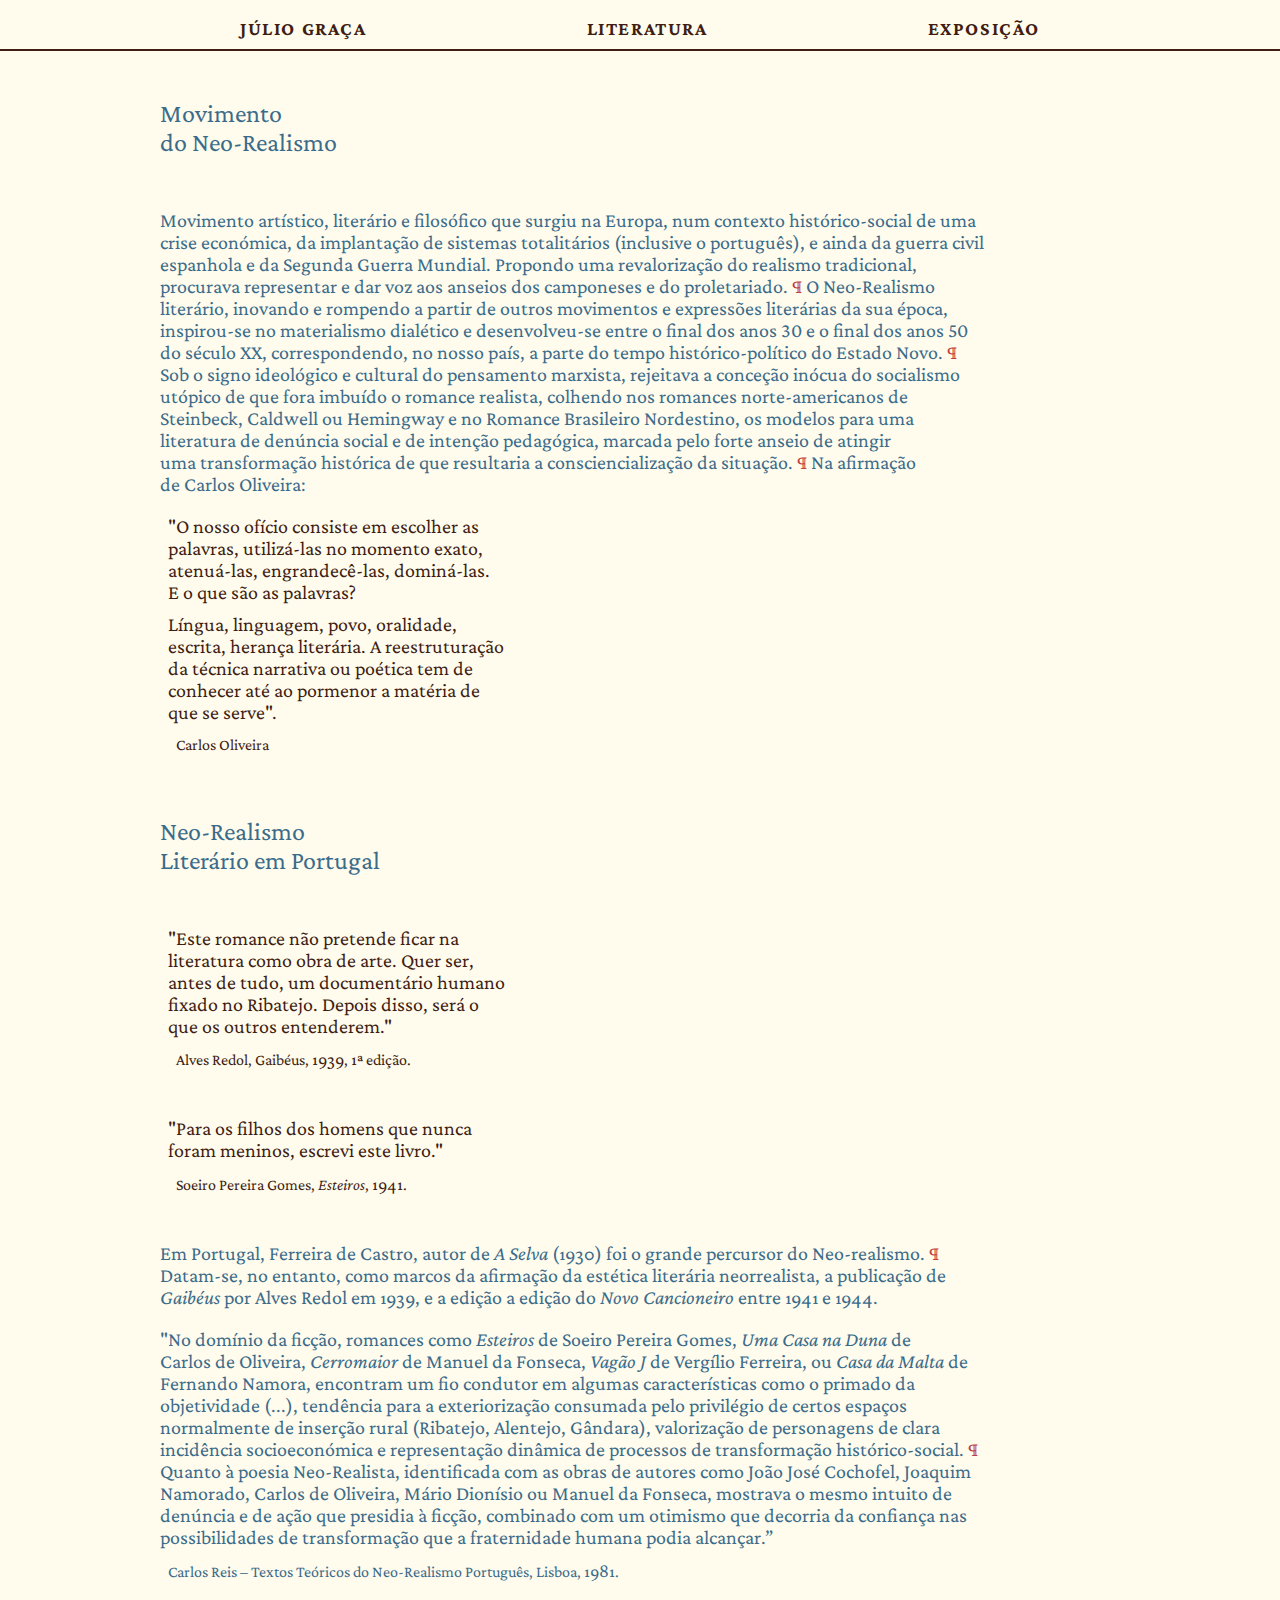
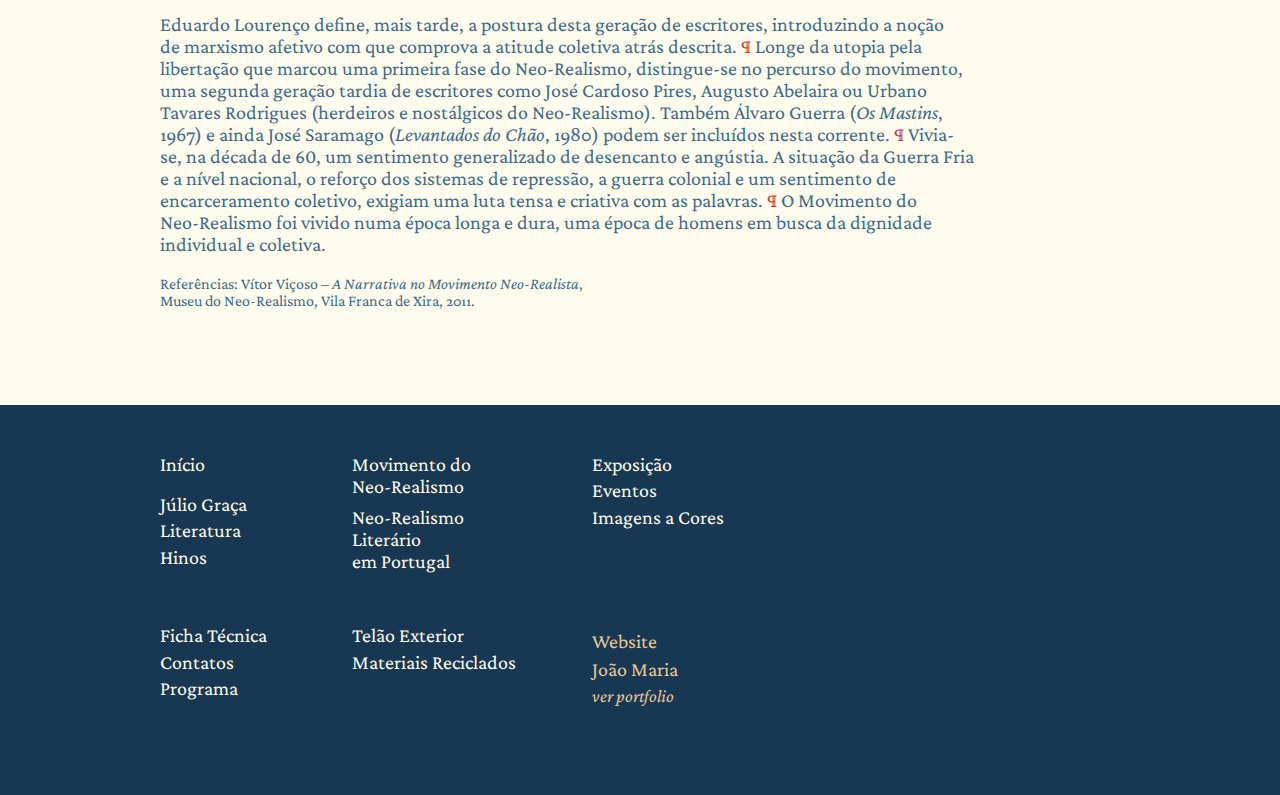
<file: neorealismo.html>
<!DOCTYPE html>
<html lang="pt">
  <head>
    <meta charset="UTF-8" />
    <meta name="viewport" content="width=device-width, initial-scale=1.0" />
    <title>Neo-Realismo</title>
    <link rel="stylesheet" href="_css/main.css" />
    <link rel="stylesheet" href="_css/neorealismo.css" />
    <link rel="stylesheet" href="_css/footer.css" />
  </head>
  <body>
    <div class="pagina neorealismo">
      <header class="mainHeader">
        <nav class="mainNav">
          <ul class="wrapper_1">
            <li><a href="index.html">Júlio Graça</a></li>
            <li><a href="julio-graca.html#listaObrasLiterarias">Literatura</a></li>
            <li><a href="imagens.html">Exposição</a></li>
          </ul>
        </nav>
      </header>
      <div class="textos wrapper_1">
        <div class="txtMovimentoMundo" id="neorealismoMundo">
          <h2>Movimento <br />do Neo-Realismo</h2>
          <p>
            Movimento artístico, literário e filosófico que surgiu na Europa, num contexto histórico-social de uma crise económica, da implantação de sistemas totalitários &lpar;inclusive o português&rpar;, e ainda da guerra civil espanhola e da
            Segunda Guerra Mundial. Propondo uma revalorização do realismo tradicional, procurava representar e dar voz aos anseios dos camponeses e do proletariado. <span class="pilcrow">&para;</span> O&nbsp;Neo-Realismo literário, inovando e
            rompendo a partir de outros movimentos e expressões literárias da sua época, inspirou-se no materialismo dialético e desenvolveu-se entre o final dos anos 30 e o final dos anos 50 do século <span class="acronimo">XX</span>,
            correspondendo, no nosso país, a parte do tempo histórico-político do Estado Novo. <span class="pilcrow">&para;</span> Sob&nbsp;o signo ideológico e cultural do pensamento marxista, rejeitava a conceção inócua do socialismo utópico de que
            fora imbuído o romance realista, colhendo nos romances norte-americanos de Steinbeck, Caldwell ou Hemingway e no Romance Brasileiro Nordestino, os modelos para uma literatura de denúncia social e de intenção pedagógica, marcada pelo forte
            anseio de atingir uma transformação histórica de que resultaria a consciencialização da situação. <span class="pilcrow">&para;</span> Na&nbsp;afirmação de Carlos&nbsp;Oliveira:
          </p>
          <blockquote>
            <p>&quot;O nosso ofício consiste em escolher as palavras, utilizá-las no momento exato, atenuá-las, engrandecê-las, dominá-las. E&nbsp;o&nbsp;que são as&nbsp;palavras?</p>
            <p>Língua, linguagem, povo, oralidade, escrita, herança literária. A&nbsp;reestruturação da técnica narrativa ou&nbsp;poética tem de conhecer até ao pormenor a matéria de que se serve&quot;.</p>
            <footer class="citacao"><cite>Carlos&nbsp;Oliveira</cite></footer>
          </blockquote>
        </div>
        <div class="txtNeoRealismoLiterarioEmPortugal" id="neorealismoPortugal">
          <h2>Neo-Realismo <br />Literário em&nbsp;Portugal</h2>
          <blockquote>
            <p>&quot;Este romance não pretende ficar na literatura como obra de arte. Quer ser, antes de tudo, um documentário humano fixado no Ribatejo. Depois&nbsp;disso, será o que os outros&nbsp;entenderem.&quot;</p>
            <footer>Alves&nbsp;Redol, <cite>Gaibéus</cite>, <span class="oldNum">1939</span>, <span class="oldNum">1</span>ª edição.</footer>
          </blockquote>
          <blockquote>
            <p>&quot;Para os filhos dos homens que nunca foram meninos, escrevi este&nbsp;livro.&quot;</p>
            <footer>Soeiro Pereira Gomes, <em>Esteiros</em>, <span class="oldNum">1941</span>.</footer>
          </blockquote>
          <p>
            Em Portugal, Ferreira de Castro, autor de <em>A Selva</em> &lpar;<span class="oldNum">1930</span>&rpar; foi o grande percursor do Neo-realismo. <span class="pilcrow">&para;</span> Datam-se, no entanto, como marcos da afirmação da estética
            literária neorrealista, a publicação de <em>Gaibéus</em> por Alves&nbsp;Redol em <span class="oldNum">1939</span>, e a edição a edição do <em>Novo Cancioneiro</em> entre <span class="oldNum">1941</span> e&nbsp;<span class="oldNum"
              >1944</span
            >.
          </p>
          <blockquote class="carlosReis">
            <p>
              &quot;No domínio da ficção, romances como <em>Esteiros</em> de Soeiro Pereira Gomes, <em>Uma&nbsp;Casa&nbsp;na&nbsp;Duna</em> de Carlos&nbsp;de&nbsp;Oliveira, <em>Cerromaior</em> de Manuel da Fonseca, <em>Vagão&nbsp;J</em> de Vergílio
              Ferreira, ou <em>Casa&nbsp;da&nbsp;Malta</em> de Fernando Namora, encontram um fio condutor em algumas características como o primado da objetividade &lpar;...&rpar;, tendência para a exteriorização consumada pelo privilégio de certos
              espaços normalmente de inserção rural &lpar;Ribatejo, Alentejo, Gândara&rpar;, valorização de personagens de clara incidência socioeconómica e representação dinâmica de processos de transformação histórico-social.
              <span class="pilcrow">&para;</span> Quanto à poesia Neo-Realista, identificada com as obras de autores como João José Cochofel, Joaquim Namorado, Carlos de Oliveira, Mário Dionísio ou Manuel da Fonseca, mostrava o mesmo intuito de
              denúncia e de ação que presidia à ficção, combinado com um otimismo que decorria da confiança nas possibilidades de transformação que a fraternidade humana podia alcançar.”
            </p>
            <footer>Carlos Reis &ndash; <cite>Textos Teóricos do Neo-Realismo Português</cite>, Lisboa, <span class="oldNum">1981</span>.</footer>
          </blockquote>
          <p>
            Eduardo Lourenço define, mais tarde, a&nbsp;postura desta geração de escritores, introduzindo a noção de&nbsp;marxismo afetivo com que comprova a atitude coletiva atrás descrita. <span class="pilcrow">&para;</span> Longe&nbsp;da utopia
            pela libertação que marcou uma primeira fase do Neo-Realismo, distingue-se no percurso do movimento, uma segunda geração tardia de escritores como José Cardoso Pires, Augusto Abelaira ou Urbano Tavares Rodrigues (herdeiros e nostálgicos
            do Neo-Realismo). Também Álvaro Guerra (<em>Os Mastins</em>, <span class="oldNum">1967</span>) e ainda José Saramago (<em>Levantados do Chão</em>, <span class="oldNum">1980</span>) podem ser incluídos nesta corrente.
            <span class="pilcrow">&para;</span> Vivia-se,&nbsp;na década de 60, um sentimento generalizado de desencanto e angústia. A situação da Guerra Fria e a nível nacional, o reforço dos sistemas de repressão, a guerra colonial e um sentimento
            de encarceramento coletivo, exigiam uma luta tensa e criativa com as palavras. <span class="pilcrow">&para;</span> O&nbsp;Movimento do Neo-Realismo foi vivido numa época longa e dura, uma época de homens em busca da dignidade individual
            e&nbsp;coletiva.
          </p>
          <p class="referencias"><span>Referências:</span> Vítor Viçoso &ndash; <em>A Narrativa no Movimento&nbsp;Neo-Realista</em>, Museu do Neo-Realismo, Vila Franca de Xira,&nbsp;<span class="oldNum">2011</span>.</p>
        </div>
      </div>
      <footer>
        <div class="wrapper_1">
          <div class="julioGraca">
            <h2>Júlio Graça</h2>
            <ul>
              <li class="inicio"><a href="index.html">Início</a></li>
              <li><a href="julio-graca.html#autor">Júlio Graça</a></li>
              <li><a href="julio-graca.html#listaObrasLiterarias">Literatura</a></li>
              <li><a href="julio-graca.html#hino-euterpe">Hinos</a></li>
            </ul>
          </div>
          <div class="neorealismo">
            <h2>Neo-Realismo</h2>
            <ul>
              <li class="neoRealismoMundo">
                <a href="neorealismo.html#neorealismoMundo">Movimento do <br />Neo&#x2011;Realismo</a>
              </li>
              <li class="neoRealismo_PT">
                <a href="neorealismo.html#neorealismoPortugal">Neo&#x2011;Realismo <br />Literário<br />em Portugal</a>
              </li>
            </ul>
          </div>
          <div class="imagens">
            <h2>Imagens</h2>
            <ul>
              <li><a href="imagens.html#exposicao">Exposição</a></li>
              <li><a href="imagens.html#eventos">Eventos</a></li>
              <li><a href="imagens.html#imagens-cores">Imagens a Cores</a></li>
            </ul>
          </div>
          <div class="informacao">
            <h2>Informação – 1</h2>
            <ul>
              <li class="fichaTecnica"><a href="informacao.html">Ficha Técnica</a></li>
              <li><a href="informacao.html#contatos">Contatos</a></li>
              <li><a href="informacao.html#programa">Programa</a></li>
            </ul>
          </div>

          <div class="informacao">
            <h2>Informação – 2</h2>
            <ul>
              <li><a href="imagens.html#telaoExterior">Telão Exterior</a></li>
              <li><a href="imagens.html#folhaSala">Materiais Reciclados</a></li>
            </ul>
          </div>

          <a class="creditosWebsite" href="https://joaomaria.weebly.com" target="blank">
            <h2>Website</h2>
            <p class="nome">Website <br />João Maria</p>
            <p class="portfolio">ver portfolio</p>
          </a>
        </div>
      </footer>
    </div>
  </body>
</html>
</file>
<file: _css/main.css>
:root {
  --azul_100: #b6c9c9;
  --azul_200: #7190a4;
  --azul_300: #468282;J
  --azul_301: #3b6b8a;
  --azul_400: #173752;
  --castanho_100: #fffced;
  --castanho_200: #d9ceb6;
  --castanho_300: #9b8f7f;
  --castanho_400: #988b82;
  --castanho_401: #43230d;
  --castanho_500: #401d13;
  --vermelho_100: #bd3e3e;
  --vermelho_200: #a32e51;

  --fs_600: clamp(2.7rem, 9vw + 0.1rem, 0.5rem);
  --fs_500: clamp(1.5rem, 4.7vw + 0.1rem, 2.45rem);
  --fs_400: clamp(1.2rem, 3.75vw + 0.1rem, 2rem);
  --fs_300: clamp(1rem, 3.6vw + 0.1rem, 1.25rem);
  --fs_200: clamp(0.6rem, 3.6vw + 0.1rem, 1rem);
  --fs_100: clamp(0.85rem, 1.3vw + 0.1rem, 1rem);

  --spacer: 1rem;
  --space-md: calc(var(--spacer) * 2);
  --space-lg: calc(var(--spacer) * 3);

  --wrapper-padding-inline: 1rem;

  --wrapper-max-width: 50rem;
  --padding-general-1: 0.3em;

  --fs-footer-01: 1.5em;
  --fs-footer-02: 1.25em;
  --fs-footer-03: 1.1em;
  --fs-footer-04: 1em;
}

/* @fontface */

/* normal */

@font-face {
  font-family: "crimson";
  src: url("../_fonts/CrimsonPro-Regular.woff2") format("woff2"), url("../_fonts/CrimsonPro-Regular.woff") format("woff");
  font-weight: 400;
  font-style: normal;
  font-display: swap;
}

@font-face {
  font-family: "crimson";
  src: url("../_fonts/CrimsonPro-Italic.woff2") format("woff2"), url("../_fonts/CrimsonPro-Italic.woff") format("woff");
  font-weight: 400;
  font-style: italic;
  font-display: swap;
}

/* medium */

@font-face {
  font-family: "crimson";
  src: url("../_fonts/CrimsonPro-Medium.woff2") format("woff2"), url("../_fonts/CrimsonPro-Medium.woff") format("woff");
  font-weight: 500;
  font-style: normal;
  font-display: swap;
}

@font-face {
  font-family: "crimson";
  src: url("../_fonts/CrimsonPro-MediumItalic.woff2") format("woff2"), url("../_fonts/CrimsonPro-MediumItalic.woff") format("woff");
  font-weight: 500;
  font-style: italic;
  font-display: swap;
}

/* bold */

@font-face {
  font-family: "crimson";
  src: url("../_fonts/CrimsonPro-Bold.woff2") format("woff2"), url("../_fonts/CrimsonPro-Bold.woff") format("woff");
  font-weight: bold;
  font-style: normal;
  font-display: swap;
}

@font-face {
  font-family: "crimson";
  src: url("../_fonts/CrimsonPro-BoldItalic.woff2") format("woff2"), url("../_fonts/CrimsonPro-BoldItalic.woff") format("woff");
  font-weight: bold;
  font-style: italic;
  font-display: swap;
}

/*utilityClasses*/

.noWrap {
  white-space: nowrap;
}

.uppercase {
  text-transform: uppercase;
  letter-spacing: 0.05em;
}

.fs-200 {
  font-size: var(--fs_200);
}

.fs-300 {
  font-size: initial;
}

.fs-400 {
  font-size: var(--fs_400);
}

.fs-500 {
  font-size: var(--fs_500);
}

.fs-600 {
  font-size: var(--fs_600);
}

/*fim_utilityClasses*/

/*reset*/
*,
*::before,
*::after {
  box-sizing: border-box;
}

* {
  margin: 0;
  padding: 0;
  font: inherit;
}

body {
  min-height: 100svh;
}

html {
  hanging-punctuation: first last;
  width: 100%;
}

img,
picture,
svg,
video {
  display: block;
  max-width: 100%;
}

h1,
h2,
h3,
h4,
h5,
h6 {
  text-wrap: balance;
}

p {
  text-wrap: pretty;
  max-width: 75ch;
  margin-bottom: 1em;
}

h2 {
  font-size: var(--fs_600);
}

h3 {
  font-size: var(--fs_500);
}

h4 {
  font-size: var(--fs_400);
}

p {
  font-size: var(--fs_300);
}

/* @media (prefers-reduced-motion: no-preference) {
  :has(:target) {
    scroll-behavior: smooth;
    scroll-padding-top: 4rem;
  }
} */

html {
  scroll-padding-top: 4rem;
}

a {
  text-decoration: none;
}

a:hover {
  text-decoration: underline;
  text-decoration-thickness: 1.5px;
  text-underline-offset: 4.4px;
}

ul {
  list-style: none;
}

/*general*/

* {
  font-family: "crimson";
  list-style: none;
}

strong {
  font-weight: 600;
}

em {
  font-style: italic;
}

.oldNum {
  font-variant-numeric: oldstyle-nums;
}

body {
  color: var(--castanho_500);
}

.wrapper {
  max-width: 60rem;
  margin-inline: auto;
}

.full-bleed {
  box-shadow: 0 0 0 100vmax var(--azul_400);
  clip-path: inset(0 -100vmax);
}

/*cabecalhos */

.cabecalho {
  background-color: var(--azul_400);
  padding-block: 2.5em;
  padding-inline: 1em;
}

.cabecalho :is(h2, li, a) {
  color: var(--castanho_100);
}

.cabecalho li {
  margin-bottom: 0.5em;
}

div.cabecalho.wrapper_1 h2 {
  font-size: calc((var(--fs_400)) * 1.25);
  margin-bottom: 2.5rem;
}

div.cabecalho li {
  font-size: var(--fs_400);
}

/*pagina inicio*/

div.pagina.inicio {
  background-color: var(--castanho_100);
}

div.programa a:first-child:hover {
  text-decoration: underline 2px;
  text-underline-offset: 3px;
}

hr {
  border: 0px;

  border-top: 3px dotted var(--castanho_500);
  max-width: 24.3%;
  margin-block: 1em;
}

/* .programa {
  margin-bottom: 2em;
} */

.imgDestaque figure :is(p, a) {
  color: var(--castanho_500);
}

.imgDestaque :is(p, a) {
  font-size: var(--fs_200);
}

figcaption p {
  font-size: var(--fs_200);
}

/*general*/

.wrapper-main {
  max-width: 60rem;
  margin-inline: auto;
}

.wrapper_1 {
  width: min(60rem, 100% - 2rem);
  margin-inline: auto;
}

.full-width > :not(img) {
  padding-inline: var(--wrapper-padding-inline);
}

.wrapperPagina {
  display: grid;
  max-width: 900px;
  margin-inline: auto;
}

img {
  width: min(60em, 100%);
}

/* fundo das páginas */

body {
  background-color: var(--castanho_100);
}

/*img destaque*/

.imgDestaque figcaption {
  display: grid;
  grid-template-columns: repeat(2, 1fr);
  padding: 0.7em;
}

.imgDestaque p.termoPrincipal {
  font-size: calc((var(--fs_200)) * 0.9);
  text-transform: uppercase;
  letter-spacing: 0.07em;
  grid-column: 1 / 3;
  grid-row: 1;
}

.imgDestaque a.verPagina {
  grid-column-start: 2;
  grid-row-start: 1;
  justify-self: end;
}

.imgDestaque a.verPagina:hover {
  color: var(--azul_200);
  text-decoration: underline 4px;
  text-underline-offset: 6px;
}

.imgDestaque figure {
  margin-bottom: 1em;
}

.imgDestaque {
  margin-bottom: 2em;
}

/*textoApresentacao*/

.textoApresentacao p {
  margin-bottom: 0.3rem;
}

.imgDestaque p.contextoTelao {
  grid-column: 1 / span 2;
  grid-row: 3;
  margin: -1.5em 0 2.5em 1em;
  color: var(--castanho_500);
  max-width: 27ch;
}

.imgDestaque p.contextoTelao a {
  color: var(--castanho_400);
}

.imgDestaque p.contextoTelao a:hover {
  color: var(--azul_200);
  text-decoration: underline 3px;
  text-underline-offset: 3px;
}

.imgDestaque span.asterisco {
  display: none;
}

@media (min-width: 37em) {
  :root {
    --inicioTamImgDest: min(30em, 50vw);
  }

  .imgDestaque {
    display: grid;
    grid-template-columns: repeat(2, 1fr);
    grid-auto-rows: var(--inicioTamImgDest) var(--inicioTamImgDest) auto;
    grid-gap: clamp(1.5em, 2vw + 0.1em, 7em) 0.7em;
    margin-bottom: 2.5em;
  }

  .imgDestaque img {
    object-fit: cover;
    max-width: 100%;
    height: 100%;
  }

  .imgDestaque figure:first-of-type img {
    object-fit: none;
    object-position: top -680px right 60%;
    max-width: 100%;
    height: 100%;
  }

  .imgDestaque figure {
    margin-bottom: 2em;
  }

  .imgDestaque figcaption :is(p, a) {
    font-size: var(--fs_100);
  }

  .imgDestaque a.verPagina {
    margin-right: 1rem;
    justify-self: end;
    grid-column: 2;
    grid-row: 1;
    text-decoration: none;
    text-decoration-thickness: 3px;
    text-underline-offset: 6px;
    font-weight: 599;
    font-size: calc(var(--fs_200) * 0.93);
    letter-spacing: 0.03em;
    margin-right: 1em;
  }

  .imgDestaque a.verPagina {
    margin-right: 1rem;
    justify-self: start;
    grid-column: 1;
    grid-row: 2;
  }

  .imgDestaque figure.telao a.verPagina {
    margin-bottom: 1.15em;
  }

  .imgDestaque figcaption .termoPrincipal {
    font-weight: 500;
    font-size: calc(var(--fs_200) * 0.9);
  }

  .imgDestaque p.contextoTelao {
    grid-column: 1 / span 2;
    grid-row: 3;
    margin: 1em 0 0em 1.5em;
    color: var(--castanho_400);
    max-width: 27ch;
  }

  .imgDestaque span.asterisco {
    display: inline;
  }

  /*media txtDestaque*/
  .textoApresentacao .txtDestaque {
    max-width: 52ch;
  }
}

/*header*/

header {
  font-weight: 600;
  font-size: var(--fs_400);
}

header h2 {
  margin: 2rem 0 1.5rem;
  font-size: var(--fs_500);
}

header h3 {
  font-size: var(--fs_400);
}

header h4 {
  margin-block: var(--space-md);
}

header p {
  font-size: var(--fs_400);
}

header p.entradaLivre {
  font-size: var(--fs_300);
  font-weight: 500;
  color: var(--azul_200);
}

header p.local {
  font-weight: 500;
}

/*poemas*/

.poemas {
  margin-top: 1em;
}

.poemas h2 {
  font-size: var(--fs_500);
}

.poemas .poema {
  margin-top: 2em;
}

.poemas figure {
  margin-bottom: 1em;
}

.poemas figure.buzio h2 + p {
  font-size: 0.9rem;
}

p.entradaLivre {
  margin-block: 1.5em;
}

.imgDestaque img {
  border-radius: 0.25em;
}

/*textoApresentacao*/

.textoApresentacao p {
  max-width: 65ch;
}

.textoApresentacao .txtDestaque {
  color: var(--vermelho_200);
  max-width: 55ch;
  margin: 0em 0 0 1em;
}

.textoApresentacao :nth-child(1 of .txtDestaque) {
  margin-top: 1.5em;
  margin-bottom: 0.5em;
}

.poemas figcaption {
  margin-left: 0.75em;
}

.poemas figcaption p:first-child {
  margin-bottom: 0.25em;
}

.poemas figure.buzio p.contexto {
  margin: 0.5em 0 0 0.5em;
}

.poemas {
  display: grid;
  grid-template-columns: repeat(auto-fit, minmax(19em, 1fr));
  /* grid-template-rows: 100px auto auto auto; */
  /* gap: 1em; */
  /* grid-auto-flow: dense; */
}

/* .poemas > figure {
  display: grid;
  grid-template-columns: subgrid;
  grid-row: span 4;
} */

.poemas .hide {
  color: hsla(0, 0%, 100%, 0);
}

.imgDestaque figure figcaption {
  display: grid;
  grid-template-columns: repeat(2, 1fr);
}

.imgDestaque figcaption p.termoPrincipal {
  text-decoration: none;
}

.imgDestaque figcaption p:nth-child(2) {
  grid-row: 1;
  grid-column: 2;
  justify-self: end;
}

/* pagina.julioGraca */

.pagina.julioGraca,
.pagina.neorealismo .pagina.julioGraca,
.pagina.imagens {
  color: var(--azul_301);
}

/*textos autor*/

.textosAutor h2 {
  font-size: calc((var(--fs_300)) * 1.5);
}

.pagina.julioGraca .textosAutor {
  display: grid;
  grid-template-columns: repeat(auto-fit, minmax(min(25em, 100%), 1fr));
  column-gap: 2em;
  padding: 3em 0 5em;
  margin: 1em auto 0;
  row-gap: 3em;
}

.pagina.julioGraca .textosAutor div h2,
.pagina.pagina.neorealismo .textos h2 {
  font-size: calc((var(--fs_300)) * 1.3);
  margin-bottom: 2em;
}

.pagina.julioGraca .textosAutor p:not(:first-of-type) {
  margin-bottom: 0.4em;
}

.pagina.julioGraca .textosAutor a {
  color: var(--azul_301);
  text-decoration: underline 2px rgb(73, 90, 138);
}

.pagina.julioGraca .textoBiografia {
  margin-bottom: 0em;
}

.pagina.julioGraca .listaObrasLiterariasHinos {
  background-color: var(--azul_100);
  color: var(--castanho_401);
}

.pagina.julioGraca .listaObrasLiterariasHinos a {
  color: var(--azul_300);
  text-decoration: underline 1px;
  text-underline-offset: 3px;
}

.pagina.julioGraca .listaObrasLiterariasHinos a:hover {
  color: var(--vermelho_200);
}

/* .listaObrasLiterarias ul.livro :is(.titulo, .ano, .tipo, .contexto) {
  display: inline-block;
} */

.listaObrasLiterariasHinos .titulo {
  font-style: italic;
}

.listaObrasLiterariasHinos {
  font-size: var(--fs_300);
  font-weight: 600;
  line-height: 1.4;
}

.listaObrasLiterarias li.capaIlustracoes {
  font-size: calc(var(--fs_300) * 0.9);
}

.listaObrasLiterariasHinos li.link {
  font-size: calc(var(--fs_300) * 0.8);
  margin-bottom: 2em;
}

.listaObrasLiterariasHinos h2 {
  font-size: var(--fs_500);
  margin-bottom: 1em;
  font-weight: 600;
}

.listaObrasLiterarias {
  padding-top: 3em;
}

.titHinos {
  margin-top: 1em;
}

.livro.historiasBreves li.titulo {
  display: block;
}

/* .translineacao {
  width: min(70vw, 30em);
} */

.listaObrasLiterariasHinos {
  padding-bottom: 3em;
}

.listaHinos {
  padding-bottom: 3em;
}

ul.linksVoltar {
  font-size: var(--fs_300);
}

ul.linksVoltar li {
  margin-bottom: 1em;
}

/* link programa - index */

.mainHeader {
  --_bg: var(--castanho_100);
  --_link-color: var(--castanho_500);
  --_link-color-hover: rgb(176, 24, 88);
  position: sticky;
  top: 0;
  width: 100%;
  background: var(--_bg);
  z-index: 9999;
  border-bottom: 2px solid var(--castanho_500);
}

.mainNav ul {
  display: flex;
  justify-content: space-between;
  z-index: 9998;
  max-width: 25em;
}

.mainNav li {
  text-transform: uppercase;
  letter-spacing: 0.05em;
  padding-block: 0.2em;
}

.pagina .mainNav li a {
  font-size: clamp(0.85rem, 2vw + 0.1rem, 1.2rem);
  text-decoration: none;
  color: var(--_link-color);
  margin: 0;
}

.mainNav li a:hover {
  color: var(--_link-color-hover);
  text-decoration: none;
}

section.infoInicial {
  display: grid;
  justify-items: center;
}

section.infoInicial .info {
  padding: 2em 1em 1em;
}

section.infoInicial h4 {
  padding-block: 1.5em;
}

section.infoInicial hr {
  margin-block: clamp(1em, 6vw, 3.5em);
}

.pagina blockquote footer {
  padding: 0;
  margin: 0.8em 0em 0em 0.5em;
}
</file>
<file: _css/index.css>
:root {
  --azul_100: #b6c9c9;
  --azul_200: #7190a4;
  --azul_300: #468282;
  --azul_301: #3b6b8a;
  --azul_400: #173752;
  --castanho_100: #fffced;
  --castanho_200: #d9ceb6;
  --castanho_300: #9b8f7f;
  --castanho_400: #988b82;
  --castanho_401: #43230d;
  --castanho_500: #401d13;
  --vermelho_100: #bd3e3e;
  --vermelho_200: #a32e51;

  --fs_600: clamp(2.7rem, 9vw + 0.1rem, 0.5rem);
  --fs_500: clamp(1.5rem, 4.7vw + 0.1rem, 2.45rem);
  --fs_400: clamp(1.2rem, 3.75vw + 0.1rem, 2rem);
  --fs_300: clamp(1rem, 3.6vw + 0.1rem, 1.25rem);
  --fs_200: clamp(0.6rem, 3.6vw + 0.1rem, 1rem);
  --fs_100: clamp(0.85rem, 1.3vw + 0.1rem, 1rem);

  --spacer: 1rem;
  --space-md: calc(var(--spacer) * 2);
  --space-lg: calc(var(--spacer) * 3);

  --wrapper-padding-inline: 1rem;

  --wrapper-max-width: 50rem;
  --padding-general-1: 0.3em;

  --fs-footer-01: 1.5em;
  --fs-footer-02: 1.25em;
  --fs-footer-03: 1.1em;
  --fs-footer-04: 1em;
}

.programas {
  padding: 4rem 1em 5rem 0.5rem;
  font-size: var(--fs_400);
}

.programas > div:first-child {
  max-width: 25ch;
}

.programas > div:nth-child(2) {
  max-width: 24ch;
}

.programas :is(a, p) {
  color: var(--azul_301);
  margin: 0;
}

.programas .programaVfx {
  margin-top: 2em;
}

.programas a {
  display: inline-block;
  margin: 0.7em 0 0 0.5rem;
  font-style: var(--fs_300);
}

.programas a p:nth-child(2) {
  margin: 0.25em 0 0 0em;
}

.programas a + p {
  font-size: calc(var(--fs_400) * 0.7);
  color: #868686;
  margin: 0.25rem 0 0 0.5rem;
}

.programas header + p {
  margin-top: 0.55em;
}

figure.poema.buzio {
  margin-bottom: 1em;
}

img.cabecalhoInicio {
  border-radius: 0em;
}

header.programa p {
  font-weight: 500;
}

/* logos Ficha Tecnica */

/* .logosLinks {
  padding: 1em;
  margin: 5em 0 0 clamp(1em, 6vw + 0.1em, 3em);
} */

.logosLinks h2 {
  font-size: var(--fs_300);
  margin-bottom: 2em;
  margin-left: 0.25em;
  font-weight: 500;
  margin-top: 0em;
}

.logosLinks h2:not(:first-of-type) {
  margin-top: 3em;
}

.logosLinks img {
  width: min(13em, 70vw);
}

.logosLinks img.uniaoFreguesias {
  margin-bottom: 3em;
  width: min(21em, 70vw);
}

.logosLinks a.linkFimDePagina {
  font-size: var(--fs_300);
  margin-left: 0.5em;
  display: block;
  color: var(--castanho_500);
  font-weight: 600;
}

.logosLinks a.linkFimDePagina:hover {
  text-decoration-thickness: 13px;
  text-underline-offset: -12px;
  text-decoration-skip-ink: none;
  text-decoration-color: #d7c1b8;
}

.logosLinks a.linkFimDePagina.fichaTecnica {
  margin-top: 7em;
  margin-bottom: 1em;
}

.logosLinks a.linkFimDePagina.contatos {
  margin-bottom: 7em;
}
</file>
<file: _css/footer.css>
/* footer  */

.pagina footer a,
.pagina footer h2 {
  color: var(--castanho_100);
  text-transform: none;
  padding: 0;
  letter-spacing: 0;
}

.pagina footer ul {
  padding: 0;
  margin: 0;
}

.pagina footer a {
  text-decoration: none;
}

.pagina footer h2 {
  font-size: var(--fs-footer-01);
  /* font-weight: 600; */
  margin-bottom: 0.5em;
}

.pagina footer :is(li, a, a span, span) {
  font-size: calc(var(--fs-footer-02) * 0.9);
  margin-bottom: 0.25em;
  list-style: none;
}

.pagina > footer {
  background-color: var(--azul_400);
}

.pagina footer .wrapper_1 {
  display: grid;
  grid-template-columns: 1fr;
  column-gap: 2em;
  row-gap: 3em;
  margin-bottom: 5em;
}

@media screen and (width >= 600px) {
  .pagina footer .wrapper_1 {
    grid-template-columns: 13em 12em;
  }
}

@media screen and (width >= 750px) {
  .pagina footer .wrapper_1 {
    grid-template-columns: 10em 13em 11em;
  }
}

.pagina footer .creditosWebsite span.portfolio {
  font-style: italic;
}

.pagina footer a.creditosWebsite :is(h2, p) {
  color: #e8ca9b;
}

.pagina footer a.creditosWebsite:hover :is(h2, p) {
  color: #d99356;
}

.pagina footer a.creditosWebsite:hover {
  text-decoration: none;
}

.pagina footer a.creditosWebsite p {
  margin-top: 0.2em;
  margin-bottom: 0;
}

.pagina footer a.creditosWebsite p.portfolio {
  margin: 0;
}

.pagina footer a.creditosWebsite p.portfolio {
  font-style: italic;
}

.pagina footer a.creditosWebsite > h2 {
  font-size: var(--fs-footer-02);
}

.pagina footer .creditosWebsite > p {
  font-size: 1.1em;
  line-height: 1.4;
}

.pagina footer .creditosWebsite > p.portfolio {
  font-size: var(--fs-footer-04);
}

.pagina footer a:hover {
  text-decoration: underline 2px solid currentColor;
  color: var(--castanho_100);
}

/* Creditos portfolio */

.pagina footer .creditosWebsite a span.portfolio {
  display: block;
  font-size: var(--fs-footer-04);
  margin: 0.2em 0 1em;
}

.pagina footer h2 {
  display: none;
}

.pagina footer {
  padding: 2em;
  padding-bottom: 0.1em;
  padding-top: 3em;
}

.pagina footer :is(li.neoRealismoMundo) {
  margin-bottom: 0.5em;
}

footer .julioGraca ul li.inicio {
  margin-bottom: 1em;
}
</file>
<file: _css/fotos-colab.css>
.pagina.fotos-colab h2 {
  margin-top: 1.2em;
  margin-bottom: 0em;
}

.pagina.fotos-colab h2 span.contexto {
  display: block;
  margin-top: 0.2em;
  font-size: 80%;
}

.pagina.fotos-colab .img {
  display: grid;
  grid-template-columns: repeat(auto-fit, minmax(15em, 1fr));
  gap: 1em;
}

.pagina.fotos-colab .img.celeste {
  display: grid;
  grid-template-columns: 1fr;
  gap: 1em;
}

@media (width >= 500px) {
  .pagina.fotos-colab .img.celeste {
    grid-template-columns: repeat(2, 1fr);
  }
}

@media (width >= 860px) {
  .pagina.fotos-colab .img.celeste {
    grid-template-columns: repeat(4, 1fr);
  }
}

.pagina.fotos-colab h3:first-of-type {
  margin-top: 3em;
}

.pagina.fotos-colab h3.celesteBexiga {
  margin-top: 2em;
}

.pagina.fotos-colab h4 {
  margin-top: 0.5em;
}

/* .pagina.fotos-colab h4.encerramento {
  margin-top: 0em;
} */

.pagina.fotos-colab p.agradecimento {
  margin-block: 8em;
  margin-left: max(1.5em, 2vw);
  font-weight: 600;
}

.pagina.fotos-colab .data {
  margin-top: 0.5em;
}
</file>
<file: _css/informacao.css>
.pagina.informacao ul.interpretes {
  font-size: var(--fs_300);
}
</file>
<file: _css/info.css>
:root {
  --azul_100: #b6c9c9;
  --azul_200: #7190a4;
  --azul_300: #468282;
  --azul_301: #3b6b8a;
  --azul_400: #173752;
  --castanho_100: #fffced;
  --castanho_200: #d9ceb6;
  --castanho_300: #9b8f7f;
  --castanho_400: #988b82;
  --castanho_401: #43230d;
  --castanho_500: #401d13;
  --vermelho_100: #bd3e3e;
  --vermelho_200: #a32e51;

  --fs_600: clamp(2.7rem, 9vw + 0.1rem, 4.5rem);
  --fs_500: clamp(1.5rem, 4.7vw + 0.1rem, 2.45rem);
  --fs_400: clamp(1.2rem, 3.75vw + 0.1rem, 2rem);
  --fs_300: clamp(1rem, 3.6vw + 0.1rem, 1.25rem);
  --fs_200: clamp(0.6rem, 3.6vw + 0.1rem, 1rem);
  --fs_100: clamp(0.85rem, 1.3vw + 0.1rem, 1rem);

  --spacer: 1rem;
  --space-md: calc(var(--spacer) * 2);
  --space-lg: calc(var(--spacer) * 3);

  --wrapper-padding-inline: 1rem;

  --wrapper-max-width: 50rem;
  --padding-general-1: 0.3em;

  --fs-footer-01: 1.5em;
  --fs-footer-02: 1.25em;
  --fs-footer-03: 1.1em;
  --fs-footer-04: 1em;
}

:where(h2, h3, dd, dd a, dt) {
  color: var(--castanho_401);
}

h2 {
  margin: 2em 0 1em;
}

dt {
  font-weight: 600;
  margin-top: 1em;
  font-size: var(--fs_400);
}

dd,
a {
  margin-bottom: 0.5em;
  font-size: var(--fs_400);
}

.participantesTelao {
  margin: 0;
}

/* :nth-child(1 of .participantesTelao) {
  margin-top: 0.5em;
} */

/* :nth-last-child(1 of .participantesTelao) {
  margin-bottom: 0.25em;
} */

dd.contextoTelao,
dd.contextoTelao a {
  font-size: calc(var(--fs_400) * 0.9);
  margin-bottom: 1em;
}

.ponto {
  display: list-item;
  list-style-type: circle;
  margin-left: 1em;
}

dl.participantesTelao {
  margin-top: 2em;
  margin-bottom: 2em;
}

dl.participantesTelao dt {
  font-weight: 500;
}

dl.participantesTelao dd a {
  font-size: calc(var(--fs_400) * 0.9);
}

dl.participantesTelao dd {
  margin-top: 0.5em;
}

.ponto.hidden::marker {
  color: rgba(0, 0, 0, 0);
}

dt.agradecimento {
  margin-top: 3em;
  margin-bottom: 2em;
}

/* contatos */

span.hidden {
  display: none;
}

.contatos dt {
  margin-bottom: 0.25em;
  margin-top: 1.5em;
}

.contatos dt + dd {
  margin-bottom: 1em;
}

.contatos dd {
  font-size: calc(var(--fs_400) * 0.95);
}

.contatos .termo {
  font-size: 75%;
  font-weight: 600;
  display: block;
  margin-bottom: 0.1em;
  text-transform: uppercase;
  letter-spacing: 0.04em;
}

.fichaTecnica dt.apoioColaboracao {
  margin-bottom: 0.5em;
}

/* programa */

.programa li {
  font-size: 1.5rem;
}

.programa li.conteudos {
  margin: 1em 0.5em 1.2em 0;
}

.programa h3 {
  margin-bottom: 0.25em;
  font-weight: 600;
}

.programa :is(.entrada, .horas) {
  font-size: 140%;
}

.programa li.titulo {
  margin-bottom: 0.25em;
  font-weight: 600;
  font-size: clamp(1.2rem, 5.5vw, 1.5rem);
}

.programa li.titulo ~ li {
  font-size: clamp(1.2rem, 5.5vw, 1.5rem);
}

.programa li.interpretes p {
  margin-bottom: 0.5em;
  margin-top: 1em;
}

li.interpretes li {
  font-size: 120%;
  margin-bottom: 0.1em;
}

.programa {
  margin-bottom: 15em;
}

.programa .titulo.leitura {
  max-width: 25ch;
}

.contatos dt.uniaoFreguesias + dd {
  max-width: 30ch;
}
</file>
<file: _css/mosaicoMenuJulioGraca.css>
:root {
  --azul_100: #b6c9c9;
  --azul_200: #7190a4;
  --azul_300: #468282;
  --azul_301: #3b6b8a;
  --azul_400: #173752;
  --castanho_100: #fffced;
  --castanho_200: #d9ceb6;
  --castanho_300: #9b8f7f;
  --castanho_400: #988b82;
  --castanho_401: #43230d;
  --castanho_500: #401d13;
  --vermelho_100: #bd3e3e;
  --vermelho_200: #a32e51;

  --fs_600: clamp(2.7rem, 9vw + 0.1rem, 4.5rem);
  --fs_500: clamp(1.5rem, 4.7vw + 0.1rem, 2.45rem);
  --fs_400: clamp(1.2rem, 3.75vw + 0.1rem, 2rem);
  --fs_300: clamp(1rem, 3.6vw + 0.1rem, 1.25rem);
  --fs_200: clamp(0.6rem, 3.6vw + 0.1rem, 1rem);
  --fs_100: clamp(0.85rem, 1.3vw + 0.1rem, 1rem);

  --spacer: 1rem;
  --space-md: calc(var(--spacer) * 2);
  --space-lg: calc(var(--spacer) * 3);

  --wrapper-padding-inline: 1rem;

  --wrapper-max-width: 50rem;
  --padding-general-1: 0.3em;

  --fs-footer-01: 1.5em;
  --fs-footer-02: 1.25em;
  --fs-footer-03: 1.1em;
  --fs-footer-04: 1em;

  --cor-lista-obras: #3c5d65;
}

/* menu mosaico júlio graça */

.mosaicoCards {
  display: grid;
  grid-template-columns: repeat(auto-fit, minmax(min(100%, 16em), 1fr));
  gap: 1em;
  margin-bottom: 12em;
}

.mosaicoCards .card {
  container-type: inline-size;
  margin-bottom: 1.75em;
}

.mosaicoCards img {
  width: 100%;
  height: 250px;
  border-radius: 0.5em;
  object-fit: none;
  object-position: top left;
}

.card :not(img) {
  padding-inline: 0.5rem;
  color: black;
}

.mosaicoCards p {
  margin-bottom: 0;
  font-size: min(1.4rem, 9cqw);
}

.mosaicoCards a {
  font-style: italic;
  text-decoration: solid 2px underline;
  text-underline-offset: 4px;
  padding-block: 1em;
  font-size: 1.2rem;
  color: var(--azul_300);
  display: block;
  font-size: min(1.4rem, 7cqw);
}

.mosaicoCards a:hover {
  color: var(--vermelho_200);
}

.mosaicoCards h2 {
  font-size: max(1.5rem, 12cqw);
  font-style: italic;
  margin-bottom: 0.25rem;
}

.mosaicoCards .card.hino.sociedade {
  grid-column: 1;
}

/* listaObras */

.listaObras {
  background-color: var(--azul_100);
  color: var(--castanho_500);
}

:is(.data, .tipo) {
  font-weight: 600;
  color: var(--cor-lista-obras);
  margin-bottom: 0.25em;
}

.capa {
  color: var(--cor-lista-obras);
  /* font-weight: 600; */
}

ul.lista li a {
  margin-top: 0.6em;
  text-decoration: underline dashed 2px;
  text-decoration-color: inherit;
  display: block;
  text-underline-offset: 0.5em;
  color: var(--cor-lista-obras);
  font-weight: 600;
}

ul.lista {
  display: grid;
  grid-template-columns: repeat(auto-fit, minmax(200px, 1fr));
  grid-auto-rows: auto auto auto auto auto;
  column-gap: 1.5em;
  padding-block: 5rem;
  padding-inline: 1rem;
}

ul.lista li {
  /*! display: grid; */
  /*! grid-template-rows: subgrid; */
  /*! grid-row: span 5; */
  margin-bottom: 4rem;
}

ul.lista dl {
  display: grid;
  grid-row: unset;
  grid-template-rows: auto;
  gap: 0em;
  container-type: inline-size;
}

ul.lista dt {
  /*! font-style: italic; */
  font-size: 10cqw;
  font-weight: 600;
  margin-bottom: 0.5em;
}

ul.lista dd.capa {
  margin-top: 0.2em;
}

li.item {
  container-type: inline-size;
}

ul.lista dd,
li.item a {
  font-size: min(8.5cqw, 1.3rem);
}

ul.lista li a:hover {
  color: var(--vermelho_200);
}

.listaObras h2 {
  padding-top: 4rem;
}

ul.lista li.hino-euterpe {
  grid-column: 1;
}

@media screen and (width >= 936px) {
  ul.lista li.hino-euterpe {
    grid-column: unset;
  }
}
</file>
<file: _css/julio-graca.css>
.txtHomemEscritor p:first-of-type {
  max-width: 40ch;
}
</file>
<file: _css/mnrvfx.css>
:root {
  --azul_100: #b6c9c9;
  --azul_200: #7190a4;
  --azul_300: #468282;
  --azul_301: #3b6b8a;
  --azul_400: #173752;
  --castanho_100: #fffced;
  --castanho_200: #d9ceb6;
  --castanho_300: #9b8f7f;
  --castanho_400: #988b82;
  --castanho_401: #43230d;
  --castanho_500: #401d13;
  --vermelho_100: #bd3e3e;
  --vermelho_200: #a32e51;

  --fs_600: clamp(2.7rem, 9vw + 0.1rem, 0.5rem);
  --fs_500: clamp(1.5rem, 4.7vw + 0.1rem, 2.45rem);
  --fs_400: clamp(1.2rem, 3.75vw + 0.1rem, 2rem);
  --fs_300: clamp(1rem, 3.6vw + 0.1rem, 1.25rem);
  --fs_200: clamp(0.6rem, 3.6vw + 0.1rem, 1rem);
  --fs_100: clamp(0.85rem, 1.3vw + 0.1rem, 1rem);

  --spacer: 1rem;
  --space-md: calc(var(--spacer) * 2);
  --space-lg: calc(var(--spacer) * 3);

  --wrapper-padding-inline: 1rem;

  --wrapper-max-width: 50rem;
  --padding-general-1: 0.3em;

  --fs-footer-01: 1.5em;
  --fs-footer-02: 1.25em;
  --fs-footer-03: 1.1em;
  --fs-footer-04: 1em;
}

.pagina.mnrvfx .wrapper_1 > h2:first-child {
  margin-top: 1.25em;
}

.pagina.mnrvfx .wrapper_1 > h2:first-child span.contexto {
  margin-top: 0.25em;
  display: block;
  font-size: 80%;
}

.pagina.mnrvfx a.siteMuseu {
  display: inline-block;
  margin-block: 3em;
  text-decoration: underline 3px currentColor solid;
  text-underline-offset: 5px;
  color: var(--vermelho_200);
  line-height: 1.7;
}

.pagina.mnrvfx a.siteMuseu:hover {
  color: #658465;
}

.pagina.mnrvfx h3 {
  margin-top: 3em;
  margin-bottom: 1em;
}

.pagina.mnrvfx img {
  margin-bottom: 1em;
}

.pagina.mnrvfx .entradaLivre {
  margin-top: 0.3em;
}

.pagina.mnrvfx p.intro {
  margin-bottom: 0;
  max-width: 52ch;
}

.pagina.mnrvfx p.agenda.livraria {
  max-width: 57ch;
}

.pagina.mnrvfx div.img {
  margin-top: 3em;
}

@media screen and (width >= 650px) {
  .pagina.mnrvfx div.img {
    display: grid;
    grid-template-columns: repeat(auto-fit, minmax(20em, 1fr));
    gap: 0.5em;
    margin-inline: auto;
  }

  .pagina.mnrvfx div.img img:first-child {
    grid-column: span 2;
  }
  .pagina.mnrvfx div.img img {
    margin: 0;
  }
}

.pagina.mnrvfx .colofon dt {
  font-weight: 600;
  margin-top: 1em;
  margin-bottom: 0.2em;
}

.pagina.mnrvfx .colofon dl {
  margin-block: 4em;
}

.pagina.mnrvfx .colofon dt.pedroPita + dd {
  max-width: 34ch;
}

.pagina.mnrvfx .colofon dt.davidSantos + dd {
  max-width: 34ch;
}

.pagina.mnrvfx .colofon dt.motaRedol + dd {
  max-width: 34ch;
}

.pagina.mnrvfx .colofon dt.dinaAlenquer + dd {
  max-width: 39ch;
}
</file>
<file: _css/neorealismo.css>
:root {
  --azul_100: #b6c9c9;
  --azul_200: #7190a4;
  --azul_300: #468282;
  --azul_301: #3b6b8a;
  --azul_400: #173752;
  --castanho_100: #fffced;
  --castanho_200: #d9ceb6;
  --castanho_300: #9b8f7f;
  --castanho_400: #988b82;
  --castanho_401: #43230d;
  --castanho_500: #401d13;
  --vermelho_100: #bd3e3e;
  --vermelho_200: #a32e51;

  --fs_600: clamp(2.7rem, 9vw + 0.1rem, 4.5rem);
  --fs_500: clamp(1.5rem, 4.7vw + 0.1rem, 2.45rem);
  --fs_400: clamp(1.2rem, 3.75vw + 0.1rem, 2rem);
  --fs_300: clamp(1rem, 3.6vw + 0.1rem, 1.25rem);
  --fs_200: clamp(0.6rem, 3.6vw + 0.1rem, 1rem);
  --fs_100: clamp(0.85rem, 1.3vw + 0.1rem, 1rem);

  --spacer: 1rem;
  --space-md: calc(var(--spacer) * 2);
  --space-lg: calc(var(--spacer) * 3);

  --wrapper-padding-inline: 1rem;

  --wrapper-max-width: 50rem;
  --padding-general-1: 0.3em;

  --fs-footer-01: 1.5em;
  --fs-footer-02: 1.25em;
  --fs-footer-03: 1.1em;
  --fs-footer-04: 1em;
}

:root {
  --blockquote-margin-left: 0.5em;
  --blockquote-carlosReis-cor: var(--azul_301);
  --bloclquote-cor-geral: var(--castanho_500);
}

.pilcrow {
  color: var(--vermelho_100);
}

blockquote p {
  margin-bottom: 0.5em;
}

blockquote:not(.carlosReis) {
  margin-left: var(--blockquote-margin-left);
  max-width: 38ch;
}

blockquote footer {
  margin: 0 0 0 var(--blockquote-margin-left);
  padding: 0;
  background-color: var(--castanho_100);
  font-size: calc(var(--fs_300) * 0.8);
}

blockquote {
  color: var(--bloclquote-cor-geral);
}

blockquote footer {
  color: var(--bloclquote-cor-geral);
}

.txtNeoRealismoLiterarioEmPortugal blockquote:nth-of-type(2) {
  margin-block: 3em;
}

.txtNeoRealismoLiterarioEmPortugal blockquote:nth-of-type(1) {
  margin-top: 3em;
}

blockquote.carlosReis {
  color: var(--blockquote-carlosReis-cor);
  margin-left: 0;
  margin-bottom: 2em;
}

blockquote.carlosReis footer {
  color: var(--blockquote-carlosReis-cor);
}

.txtNeoRealismoLiterarioEmPortugal .referencias {
  font-size: calc(var(--fs_300) * 0.8);
  max-width: 50ch;
}

.pagina.neorealismo .textos > div {
  color: var(--azul_301);
}

.pagina.neorealismo .textos .txtNeoRealismoLiterarioEmPortugal {
  margin-top: 4em;
}

.pagina.neorealismo .textos {
  margin-top: 3em;
  margin-bottom: 6em;
}
</file>
